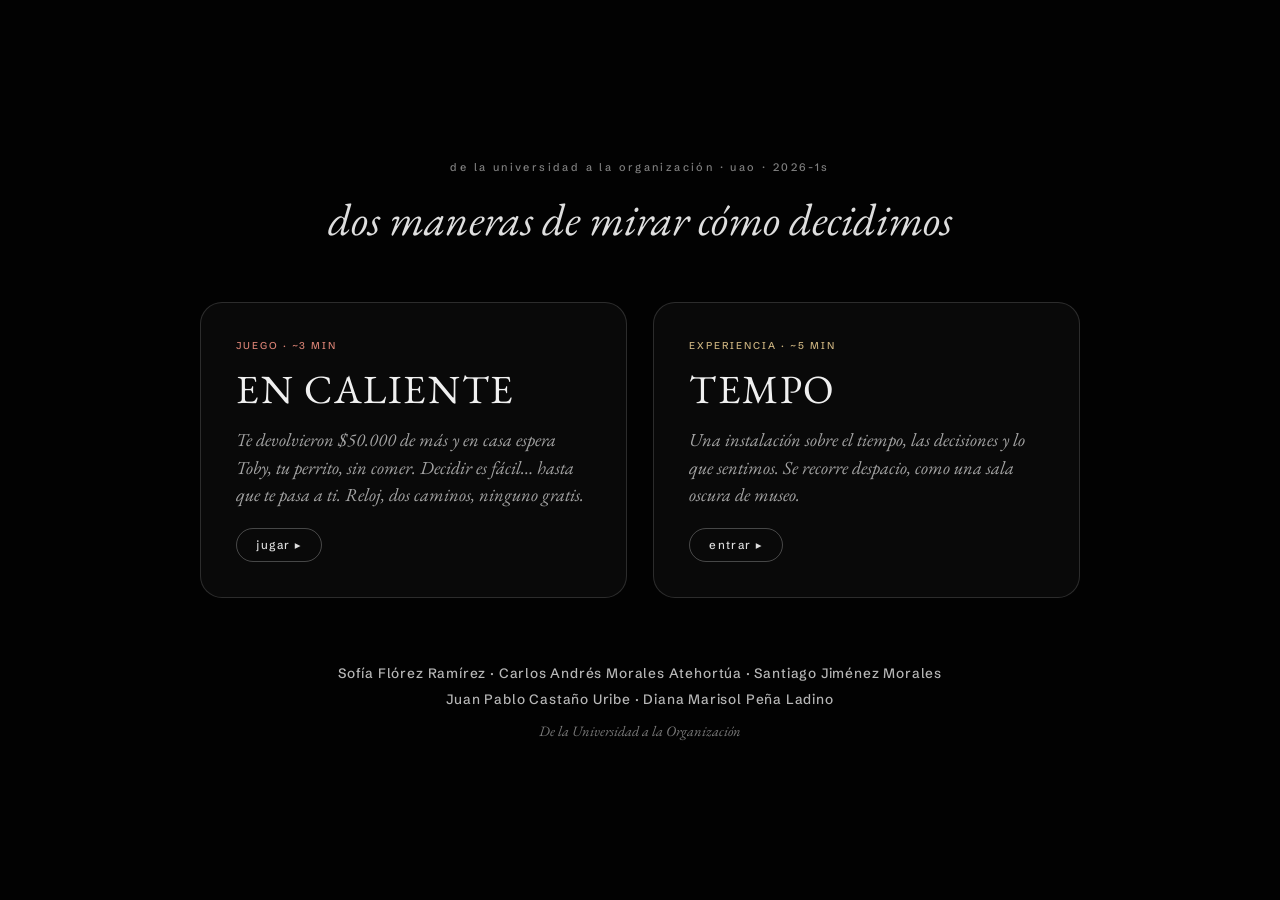
<file: index.html>
<!doctype html>
<html lang="es">
<head>
  <meta charset="utf-8">
  <meta name="viewport" content="width=device-width, initial-scale=1, viewport-fit=cover">
  <title>UAO · dos experiencias sobre decidir</title>
  <meta name="description" content="EN CALIENTE: un juego de decisiones impulsivas. TEMPO: una experiencia sobre el tiempo. Curso De la Universidad a la Organización.">
  <meta name="theme-color" content="#0a0a0b">
  <link rel="icon" href="data:image/svg+xml,%3Csvg xmlns='http://www.w3.org/2000/svg' viewBox='0 0 32 32'%3E%3Ccircle cx='16' cy='16' r='13' fill='none' stroke='%23cdb47f' stroke-width='2'/%3E%3Cline x1='16' y1='16' x2='16' y2='7' stroke='%23cdb47f' stroke-width='2' stroke-linecap='round'/%3E%3C/svg%3E">
  <style>
    @font-face {
      font-family: "EB Garamond";
      src: url("fonts/eb-garamond-v33-latin-regular.woff2") format("woff2");
      font-weight: 400; font-style: normal; font-display: block;
    }
    @font-face {
      font-family: "EB Garamond";
      src: url("fonts/eb-garamond-v33-latin-italic.woff2") format("woff2");
      font-weight: 400; font-style: italic; font-display: block;
    }
    @font-face {
      font-family: "Schibsted Grotesk";
      src: url("fonts/schibsted-grotesk-v7-latin-regular.woff2") format("woff2");
      font-weight: 400; font-display: block;
    }
    @font-face {
      font-family: "Schibsted Grotesk";
      src: url("fonts/schibsted-grotesk-v7-latin-500.woff2") format("woff2");
      font-weight: 500; font-display: block;
    }
    * { margin: 0; padding: 0; box-sizing: border-box; }
    body {
      min-height: 100dvh;
      display: grid;
      place-items: center;
      background: oklch(0.08 0 0);
      color: oklch(0.955 0 0);
      font-family: "EB Garamond", Georgia, serif;
      padding: clamp(1.2rem, 4vw, 3rem);
      overflow-x: hidden;
    }
    main { width: min(100%, 880px); text-align: center; }
    .kicker {
      font-family: "Schibsted Grotesk", system-ui, sans-serif;
      font-size: 0.68rem;
      font-weight: 500;
      letter-spacing: 0.22em;
      text-transform: lowercase;
      color: oklch(0.6 0 0);
      opacity: 0;
      animation: rise 1.4s cubic-bezier(0.22,1,0.36,1) 0.2s forwards;
    }
    h1 {
      margin-top: 1rem;
      font-weight: 400;
      font-size: clamp(1.6rem, 1.2rem + 2.6vw, 2.8rem);
      font-style: italic;
      color: oklch(0.9 0 0);
      opacity: 0;
      animation: rise 1.4s cubic-bezier(0.22,1,0.36,1) 0.45s forwards;
    }
    .doors {
      margin-top: clamp(2.2rem, 6vh, 4rem);
      display: grid;
      grid-template-columns: 1fr 1fr;
      gap: clamp(0.9rem, 2.5vw, 1.6rem);
    }
    @media (max-width: 640px) { .doors { grid-template-columns: 1fr; } }
    .door {
      display: block;
      text-decoration: none;
      color: inherit;
      text-align: left;
      border: 1px solid oklch(1 0 0 / 0.14);
      border-radius: 22px;
      padding: clamp(1.4rem, 3.5vw, 2.2rem);
      background: oklch(1 0 0 / 0.03);
      transition: transform 0.6s cubic-bezier(0.22,1,0.36,1), border-color 0.6s, background 0.6s;
      opacity: 0;
      animation: rise 1.4s cubic-bezier(0.22,1,0.36,1) forwards;
    }
    .door--juego { animation-delay: 0.75s; }
    .door--tempo { animation-delay: 0.95s; }
    .door:hover { transform: translateY(-4px); border-color: oklch(1 0 0 / 0.35); background: oklch(1 0 0 / 0.06); }
    .door:active { transform: scale(0.98); }
    .door__tag {
      font-family: "Schibsted Grotesk", system-ui, sans-serif;
      font-size: 0.62rem;
      font-weight: 500;
      letter-spacing: 0.2em;
      color: oklch(0.62 0 0);
    }
    .door--juego .door__tag { color: oklch(0.7 0.11 30); }
    .door--tempo .door__tag { color: oklch(0.78 0.075 85); }
    .door__title {
      margin-top: 0.7rem;
      font-size: clamp(1.7rem, 1.3rem + 1.8vw, 2.5rem);
      font-weight: 500;
      letter-spacing: 0.04em;
    }
    .door__desc {
      margin-top: 0.7rem;
      font-style: italic;
      font-size: clamp(0.98rem, 0.9rem + 0.4vw, 1.15rem);
      line-height: 1.5;
      color: oklch(0.72 0 0);
    }
    .door__go {
      display: inline-block;
      margin-top: 1.2rem;
      font-family: "Schibsted Grotesk", system-ui, sans-serif;
      font-size: 0.72rem;
      font-weight: 500;
      letter-spacing: 0.12em;
      color: oklch(0.9 0 0);
      border: 1px solid oklch(1 0 0 / 0.25);
      border-radius: 999px;
      padding: 0.55rem 1.2rem;
      transition: background 0.5s, border-color 0.5s;
    }
    .door:hover .door__go { background: oklch(1 0 0 / 0.1); border-color: oklch(1 0 0 / 0.5); }
    footer {
      margin-top: clamp(2.4rem, 7vh, 4.2rem);
      opacity: 0;
      animation: rise 1.6s cubic-bezier(0.22,1,0.36,1) 1.2s forwards;
    }
    footer .names {
      font-family: "Schibsted Grotesk", system-ui, sans-serif;
      font-size: clamp(0.72rem, 0.66rem + 0.3vw, 0.85rem);
      font-weight: 500;
      letter-spacing: 0.06em;
      line-height: 1.9;
      color: oklch(0.78 0 0);
    }
    footer .course {
      margin-top: 0.5rem;
      font-style: italic;
      font-size: 0.9rem;
      color: oklch(0.58 0 0);
    }
    @keyframes rise {
      from { opacity: 0; transform: translateY(16px); }
      to { opacity: 1; transform: translateY(0); }
    }
    @media (prefers-reduced-motion: reduce) {
      .kicker, h1, .door, footer { animation-duration: 0.01s; animation-delay: 0s; }
    }
  </style>
</head>
<body>
  <main>
    <p class="kicker">de la universidad a la organización · uao · 2026-1s</p>
    <h1>dos maneras de mirar cómo decidimos</h1>

    <nav class="doors" aria-label="Experiencias">
      <a class="door door--juego" href="juego.html">
        <p class="door__tag">JUEGO · ~3 MIN</p>
        <p class="door__title">EN CALIENTE</p>
        <p class="door__desc">Te devolvieron $50.000 de más y en casa espera Toby, tu perrito, sin comer. Decidir es fácil… hasta que te pasa a ti. Reloj, dos caminos, ninguno gratis.</p>
        <span class="door__go">jugar ▸</span>
      </a>
      <a class="door door--tempo" href="tempo.html">
        <p class="door__tag">EXPERIENCIA · ~5 MIN</p>
        <p class="door__title">TEMPO</p>
        <p class="door__desc">Una instalación sobre el tiempo, las decisiones y lo que sentimos. Se recorre despacio, como una sala oscura de museo.</p>
        <span class="door__go">entrar ▸</span>
      </a>
    </nav>

    <footer>
      <p class="names">Sofía Flórez Ramírez · Carlos Andrés Morales Atehortúa · Santiago Jiménez Morales<br>
      Juan Pablo Castaño Uribe · Diana Marisol Peña Ladino</p>
      <p class="course">De la Universidad a la Organización</p>
    </footer>
  </main>
</body>
</html>
</file>
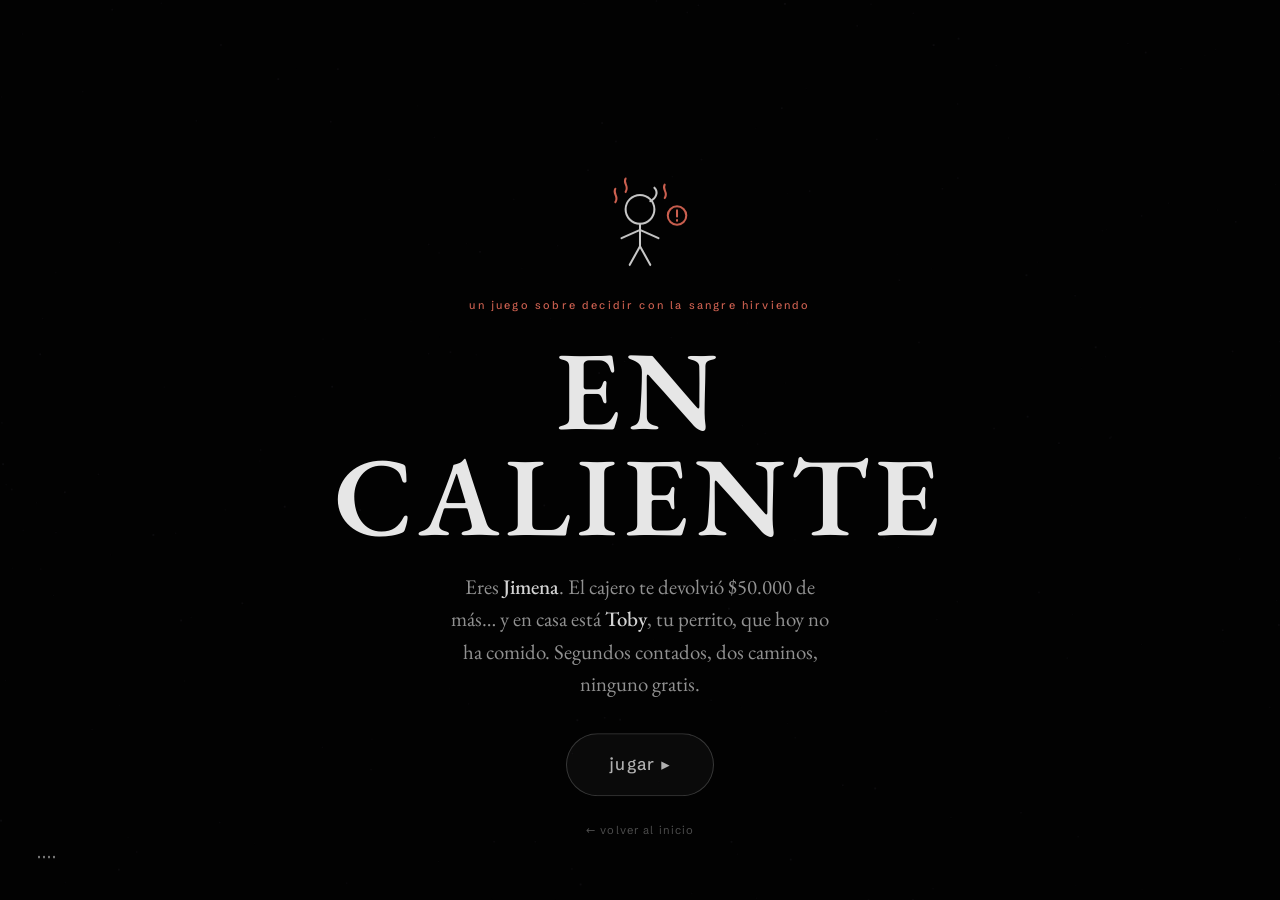
<file: juego.html>
<!doctype html>
<html lang="es">
<head>
  <meta charset="utf-8">
  <meta name="viewport" content="width=device-width, initial-scale=1, viewport-fit=cover">
  <title>EN CALIENTE — un juego sobre decidir</title>
  <meta name="description" content="Eres Jimena. Un día de oficina donde todo puede estallar: decisiones impulsivas, 15 segundos, consecuencias que no se olvidan.">
  <meta name="theme-color" content="#0a0a0b">
  <link rel="icon" href="data:image/svg+xml,%3Csvg xmlns='http://www.w3.org/2000/svg' viewBox='0 0 32 32'%3E%3Ccircle cx='16' cy='16' r='12' fill='none' stroke='%23c66e60' stroke-width='2.5'/%3E%3Cline x1='16' y1='16' x2='16' y2='8' stroke='%23c66e60' stroke-width='2.5' stroke-linecap='round'/%3E%3C/svg%3E">
  <link rel="stylesheet" href="css/reset.css">
  <link rel="stylesheet" href="css/base.css">
  <link rel="stylesheet" href="game/game.css">
</head>
<body class="game-body">

  <canvas id="game-bg" aria-hidden="true"></canvas>

  <!-- HUD: reloj + medidores, siempre rotulados -->
  <header class="hud" id="hud" aria-hidden="true">
    <div class="meter meter--emo">
      <span class="meter__label">emoción</span>
      <div class="meter__track"><div class="meter__fill" id="fill-emo"></div></div>
    </div>
    <div class="clock" id="clock">
      <svg viewBox="0 0 60 60">
        <circle class="clock__track" cx="30" cy="30" r="26"></circle>
        <circle class="clock__ring" id="clock-ring" cx="30" cy="30" r="26"></circle>
      </svg>
      <span class="clock__num" id="clock-num">15</span>
    </div>
    <div class="meter meter--tie">
      <span class="meter__label">tiempo</span>
      <div class="meter__track"><div class="meter__fill" id="fill-tie"></div></div>
    </div>
  </header>

  <main class="stagearea">

    <!-- Portada -->
    <section class="screen screen--cover is-active" id="s-cover">
      <div class="cover__art" aria-hidden="true">
        <svg viewBox="0 0 140 110" fill="none" stroke="currentColor" stroke-width="2" stroke-linecap="round" stroke-linejoin="round">
          <circle cx="70" cy="46" r="14"/>
          <path d="M80 38 c6 -3 8 -9 4 -13"/>
          <path d="M70 60 v22 M70 66 l-18 8 M70 66 l18 8 M60 100 l10 -18 10 18"/>
          <path class="hot" d="M46 26 c-3 5 4 7 0 13 M56 16 c-3 5 4 7 0 13 M94 22 c-3 5 4 7 0 13"/>
          <circle class="hot" cx="106" cy="52" r="9"/>
          <path class="hot" d="M106 47 v6 M106 56.5 v0.5"/>
        </svg>
      </div>
      <p class="cover__kicker">un juego sobre decidir con la sangre hirviendo</p>
      <h1 class="cover__title">EN<br>CALIENTE</h1>
      <p class="cover__desc">Eres <strong>Jimena</strong>. El cajero te devolvió $50.000 de más… y en casa está <strong>Toby</strong>, tu perrito, que hoy no ha comido. Segundos contados, dos caminos, ninguno gratis.</p>
      <button class="btn btn--big" id="btn-play" type="button">jugar ▸</button>
      <a class="cover__back" href="index.html">← volver al inicio</a>
    </section>

    <!-- Cómo se juega -->
    <section class="screen screen--howto" id="s-howto">
      <h2 class="howto__title">así se juega</h2>
      <div class="howto__cards">
        <div class="howto-card">
          <div class="howto-card__art">
            <svg viewBox="0 0 90 90" fill="none" stroke="currentColor" stroke-width="2.5" stroke-linecap="round">
              <circle cx="45" cy="47" r="28"/>
              <path d="M45 47 V29" class="hot"/>
              <path d="M45 47 l12 8"/>
              <path d="M36 12 h18"/>
            </svg>
          </div>
          <p class="howto-card__num">1</p>
          <p class="howto-card__txt">Toca una opción<br><strong>antes de que el reloj<br>llegue a cero</strong></p>
        </div>
        <div class="howto-card">
          <div class="howto-card__art">
            <svg viewBox="0 0 90 90" fill="none" stroke="currentColor" stroke-width="2.5" stroke-linecap="round">
              <path d="M14 32 h62" opacity="0.3"/>
              <path d="M14 32 h38" class="hot"/>
              <path d="M14 58 h62" opacity="0.3"/>
              <path d="M14 58 h50"/>
              <path class="hot" d="M45 10 c-4 5 4 7 0 12" opacity="0.9"/>
            </svg>
          </div>
          <p class="howto-card__num">2</p>
          <p class="howto-card__txt">Cada decisión mueve<br><strong>tu emoción y tu tiempo</strong></p>
        </div>
        <div class="howto-card">
          <div class="howto-card__art">
            <svg viewBox="0 0 90 90" fill="none" stroke="currentColor" stroke-width="2.5" stroke-linecap="round" stroke-linejoin="round">
              <path class="hot" d="M45 14 L76 68 H14 Z"/>
              <path d="M45 34 v16"/>
              <path d="M45 57 v0.5"/>
            </svg>
          </div>
          <p class="howto-card__num">3</p>
          <p class="howto-card__txt">Si no decides,<br><strong>el impulso decide por ti</strong></p>
        </div>
      </div>
      <p class="howto__hook">Hay finales felices… y otros que no se olvidan.</p>
      <button class="btn btn--big" id="btn-start" type="button">empezar ▸</button>
    </section>

    <!-- Nodo de historia: situación al centro, decisiones a los lados -->
    <section class="screen screen--node" id="s-node">
      <div class="node-grid">
        <div class="node-side node-side--left" id="slot-left"></div>
        <div class="node-center">
          <p class="node__hora" id="node-hora"></p>
          <div class="node__art" id="node-art"></div>
          <p class="node__escena" id="node-escena"></p>
        </div>
        <div class="node-side node-side--right" id="slot-right"></div>
      </div>
      <div class="node-extra" id="slot-extra"></div>
    </section>

    <!-- Final -->
    <section class="screen screen--final" id="s-final">
      <div class="final__art" id="final-art" aria-hidden="true"></div>
      <p class="final__tag" id="final-tag">FINAL</p>
      <h2 class="final__title" id="final-title"></h2>
      <p class="final__text" id="final-text"></p>
      <p class="final__moral" id="final-moral"></p>
      <div class="final__resumen" id="final-resumen"></div>
      <div class="final__actions">
        <button class="btn btn--big" id="btn-replay" type="button">volver a jugar ↺</button>
        <a class="cover__back" href="index.html">salir al inicio</a>
      </div>
    </section>

  </main>

  <!-- eco: lo que acaba de pasar -->
  <div class="eco" id="eco" aria-live="polite"></div>

  <button class="mute" id="btn-mute" type="button" aria-label="Silenciar o activar el sonido" aria-pressed="true">
    <span class="sound-toggle__bars" aria-hidden="true"><i></i><i></i><i></i><i></i></span>
  </button>

  <script src="js/vendor/gsap.min.js"></script>
  <script src="js/particles.js"></script>
  <script src="js/audio.js"></script>
  <script src="game/art.js"></script>
  <script src="game/story.js"></script>
  <script src="game/engine.js"></script>
</body>
</html>
</file>
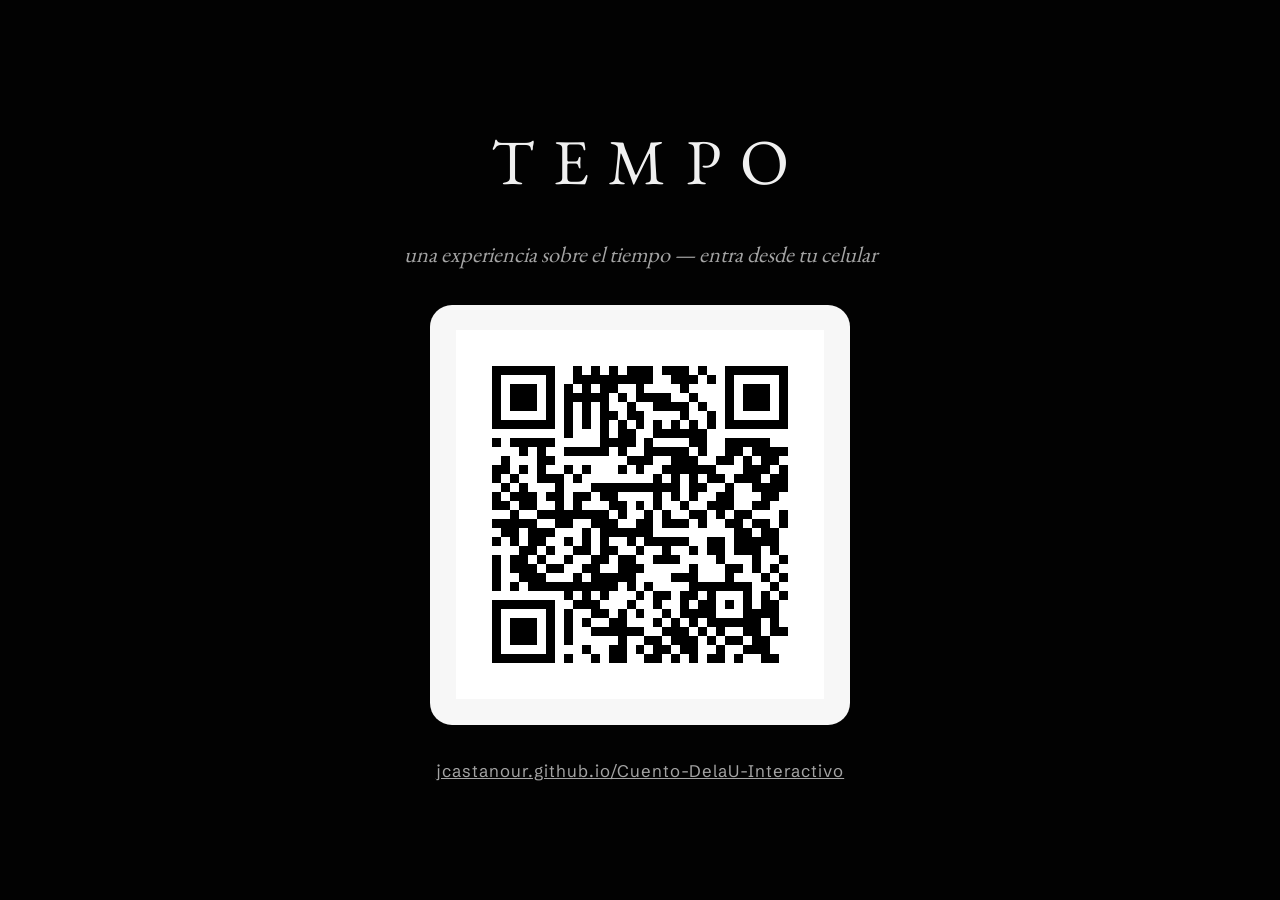
<file: qr.html>
<!doctype html>
<html lang="es">
<head>
  <meta charset="utf-8">
  <meta name="viewport" content="width=device-width, initial-scale=1">
  <title>TEMPO — entra desde tu celular</title>
  <link rel="icon" href="data:image/svg+xml,%3Csvg xmlns='http://www.w3.org/2000/svg' viewBox='0 0 32 32'%3E%3Ccircle cx='16' cy='16' r='13' fill='none' stroke='%23cdb47f' stroke-width='2'/%3E%3C/svg%3E">
  <style>
    @font-face {
      font-family: "EB Garamond";
      src: url("fonts/eb-garamond-v33-latin-regular.woff2") format("woff2");
      font-weight: 400; font-display: block;
    }
    @font-face {
      font-family: "Schibsted Grotesk";
      src: url("fonts/schibsted-grotesk-v7-latin-regular.woff2") format("woff2");
      font-weight: 400; font-display: block;
    }
    * { margin: 0; padding: 0; box-sizing: border-box; }
    body {
      min-height: 100dvh;
      display: grid;
      place-items: center;
      background: oklch(0.08 0 0);
      color: oklch(0.955 0 0);
      font-family: "EB Garamond", Georgia, serif;
      text-align: center;
    }
    main { display: flex; flex-direction: column; align-items: center; gap: clamp(1.4rem, 4vh, 2.6rem); padding: 2rem; }
    h1 { font-weight: 400; font-size: clamp(2.4rem, 6vw, 4rem); letter-spacing: 0.3em; text-indent: 0.3em; }
    p.sub { font-style: italic; font-size: clamp(1rem, 2.4vw, 1.4rem); color: oklch(0.72 0 0); }
    .qr {
      background: oklch(0.975 0 0);
      border-radius: 22px;
      padding: clamp(1rem, 3vw, 1.6rem);
      width: min(62vmin, 420px);
    }
    .qr img { display: block; width: 100%; height: auto; }
    p.url {
      font-family: "Schibsted Grotesk", system-ui, sans-serif;
      font-size: clamp(0.8rem, 2vw, 1.05rem);
      letter-spacing: 0.06em;
      color: oklch(0.72 0 0);
    }
    a { color: inherit; }
  </style>
</head>
<body>
  <main>
    <h1>TEMPO</h1>
    <p class="sub">una experiencia sobre el tiempo — entra desde tu celular</p>
    <div class="qr"><img src="assets/qr.svg" alt="Código QR de TEMPO"></div>
    <p class="url"><a href="https://jcastanour.github.io/Cuento-DelaU-Interactivo/">jcastanour.github.io/Cuento-DelaU-Interactivo</a></p>
  </main>
</body>
</html>
</file>
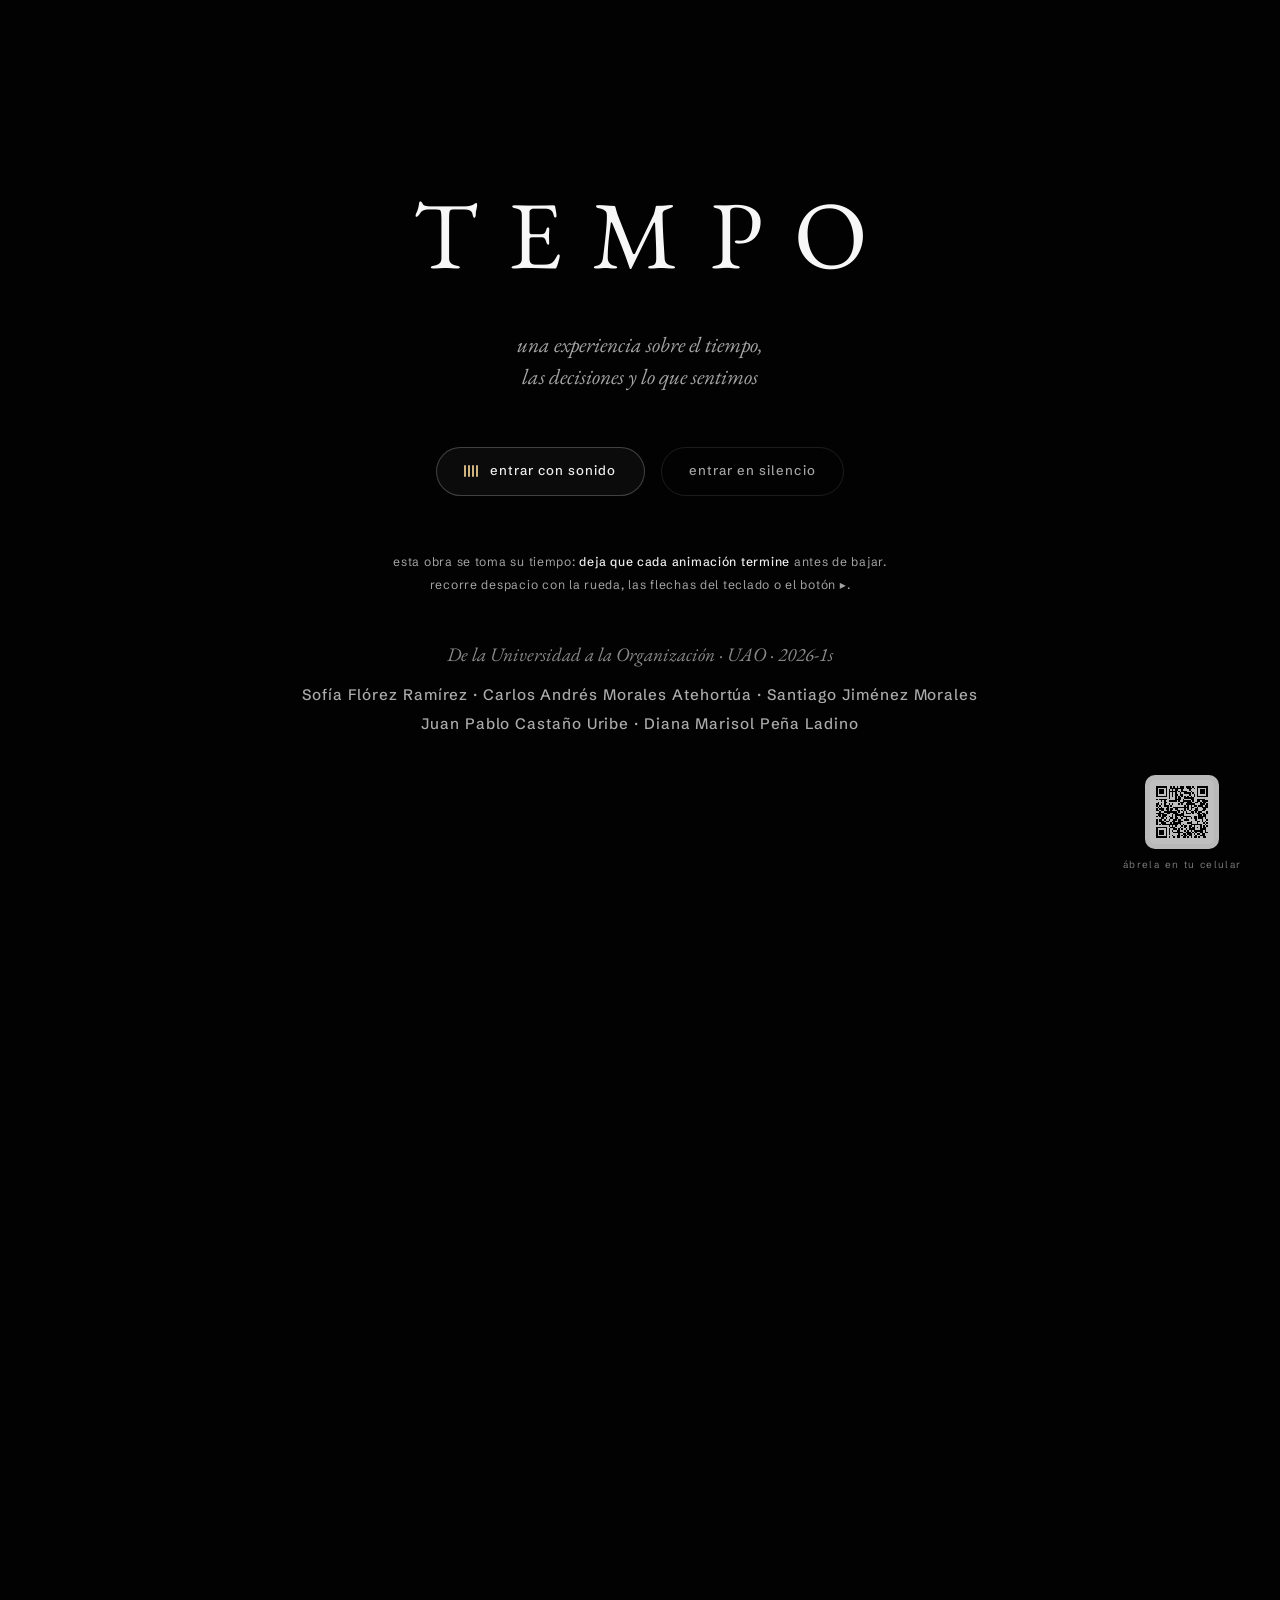
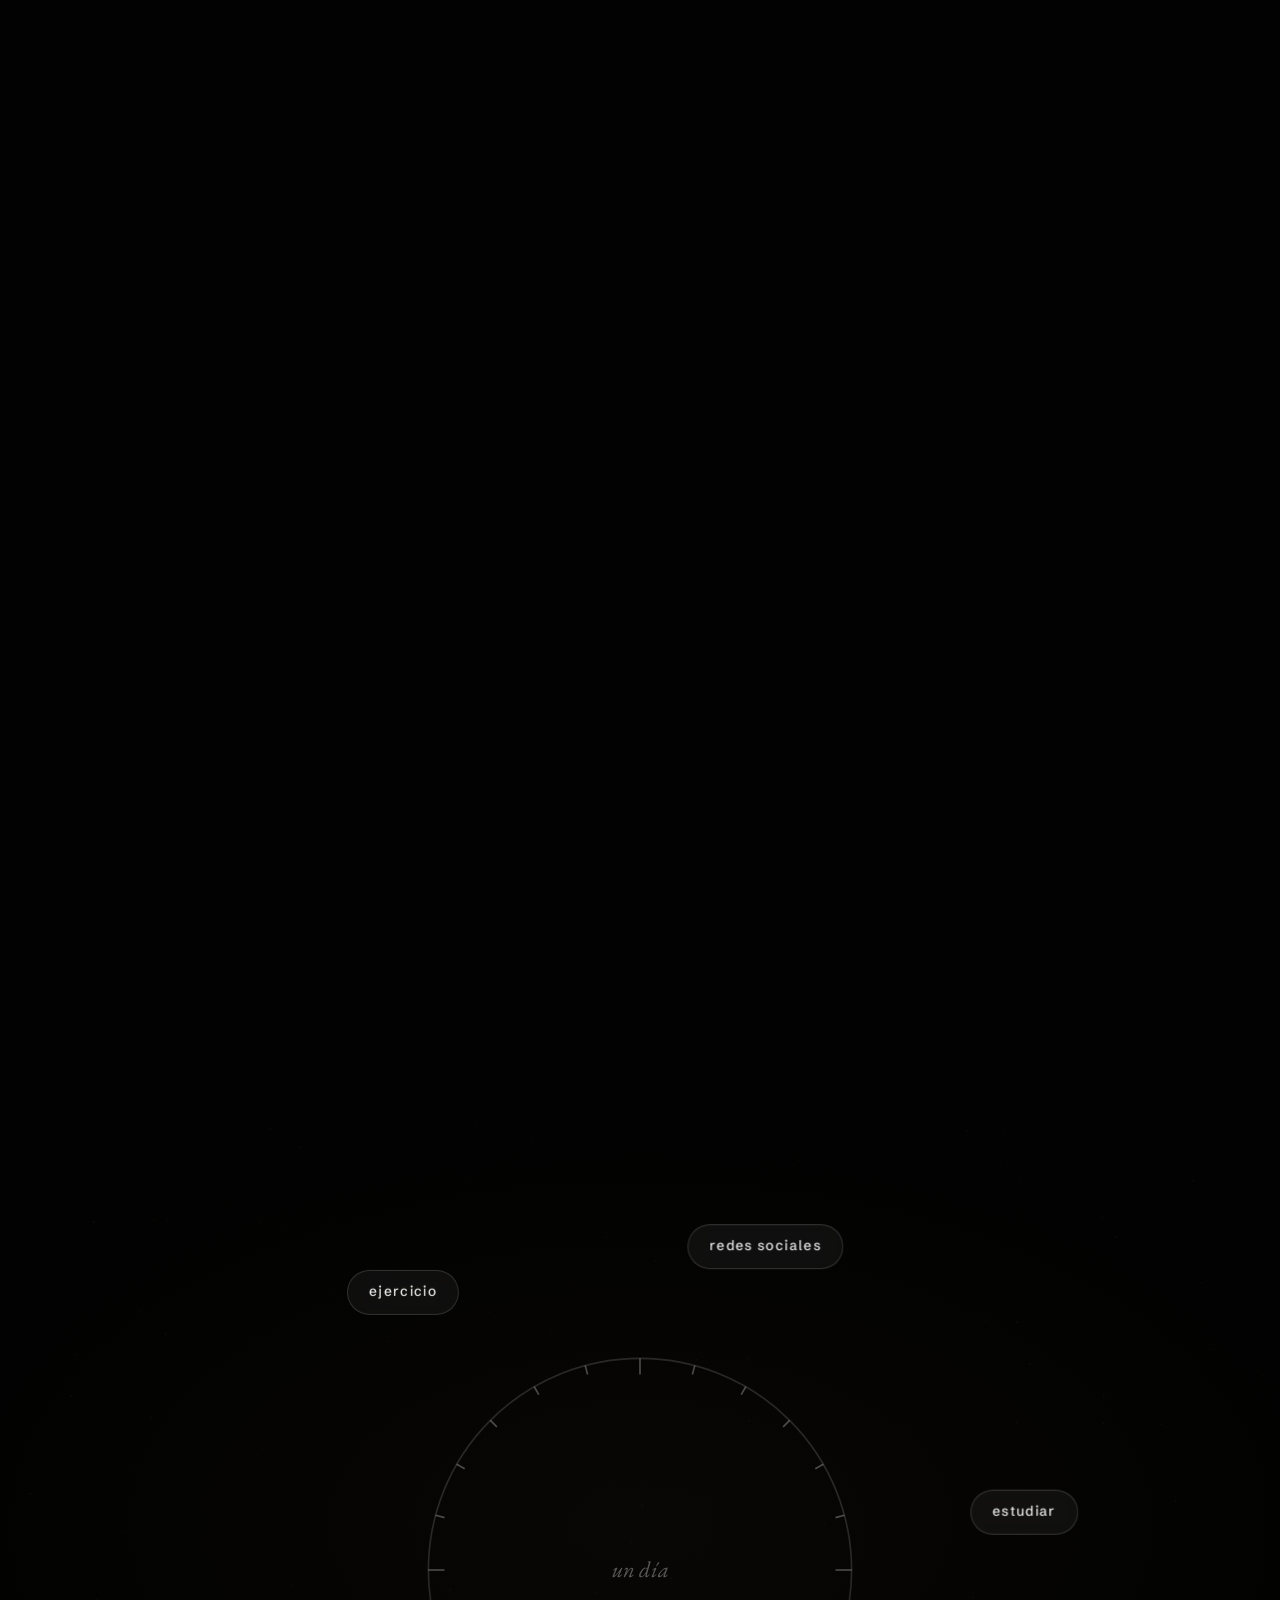
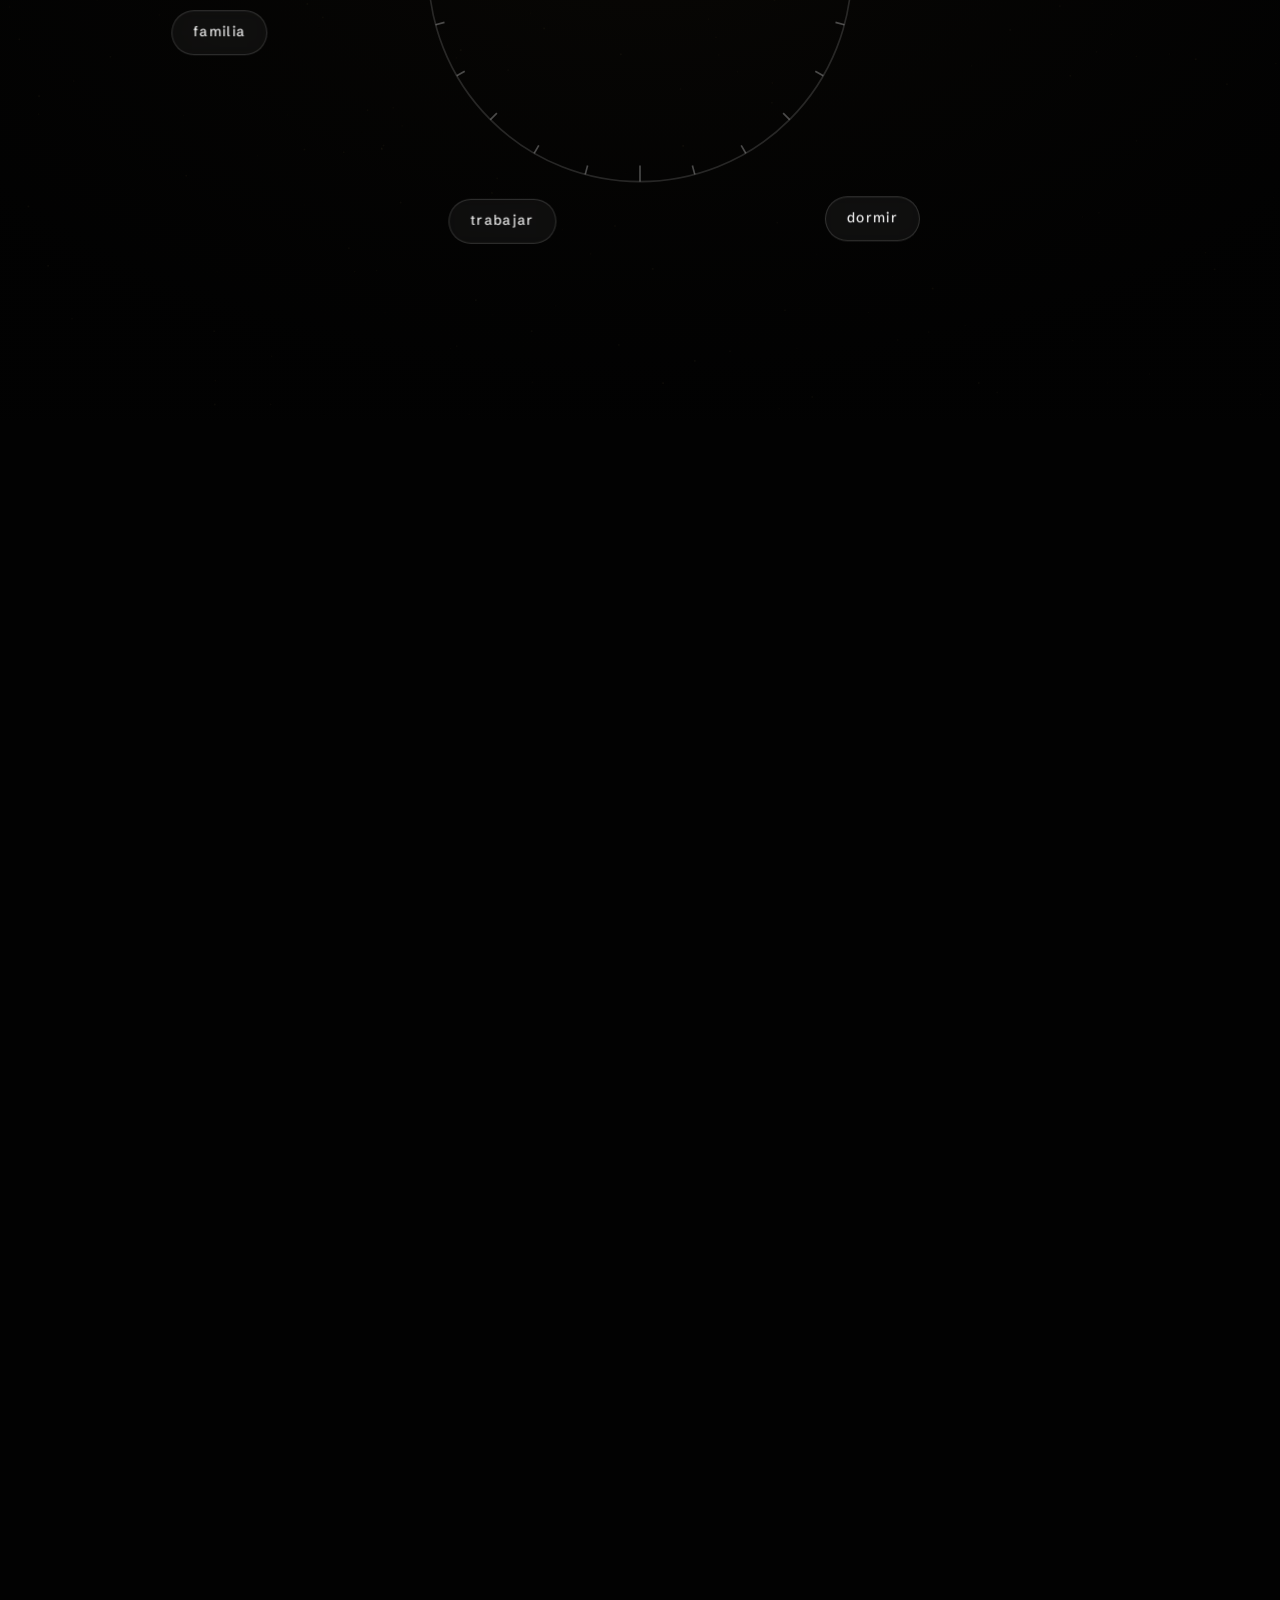
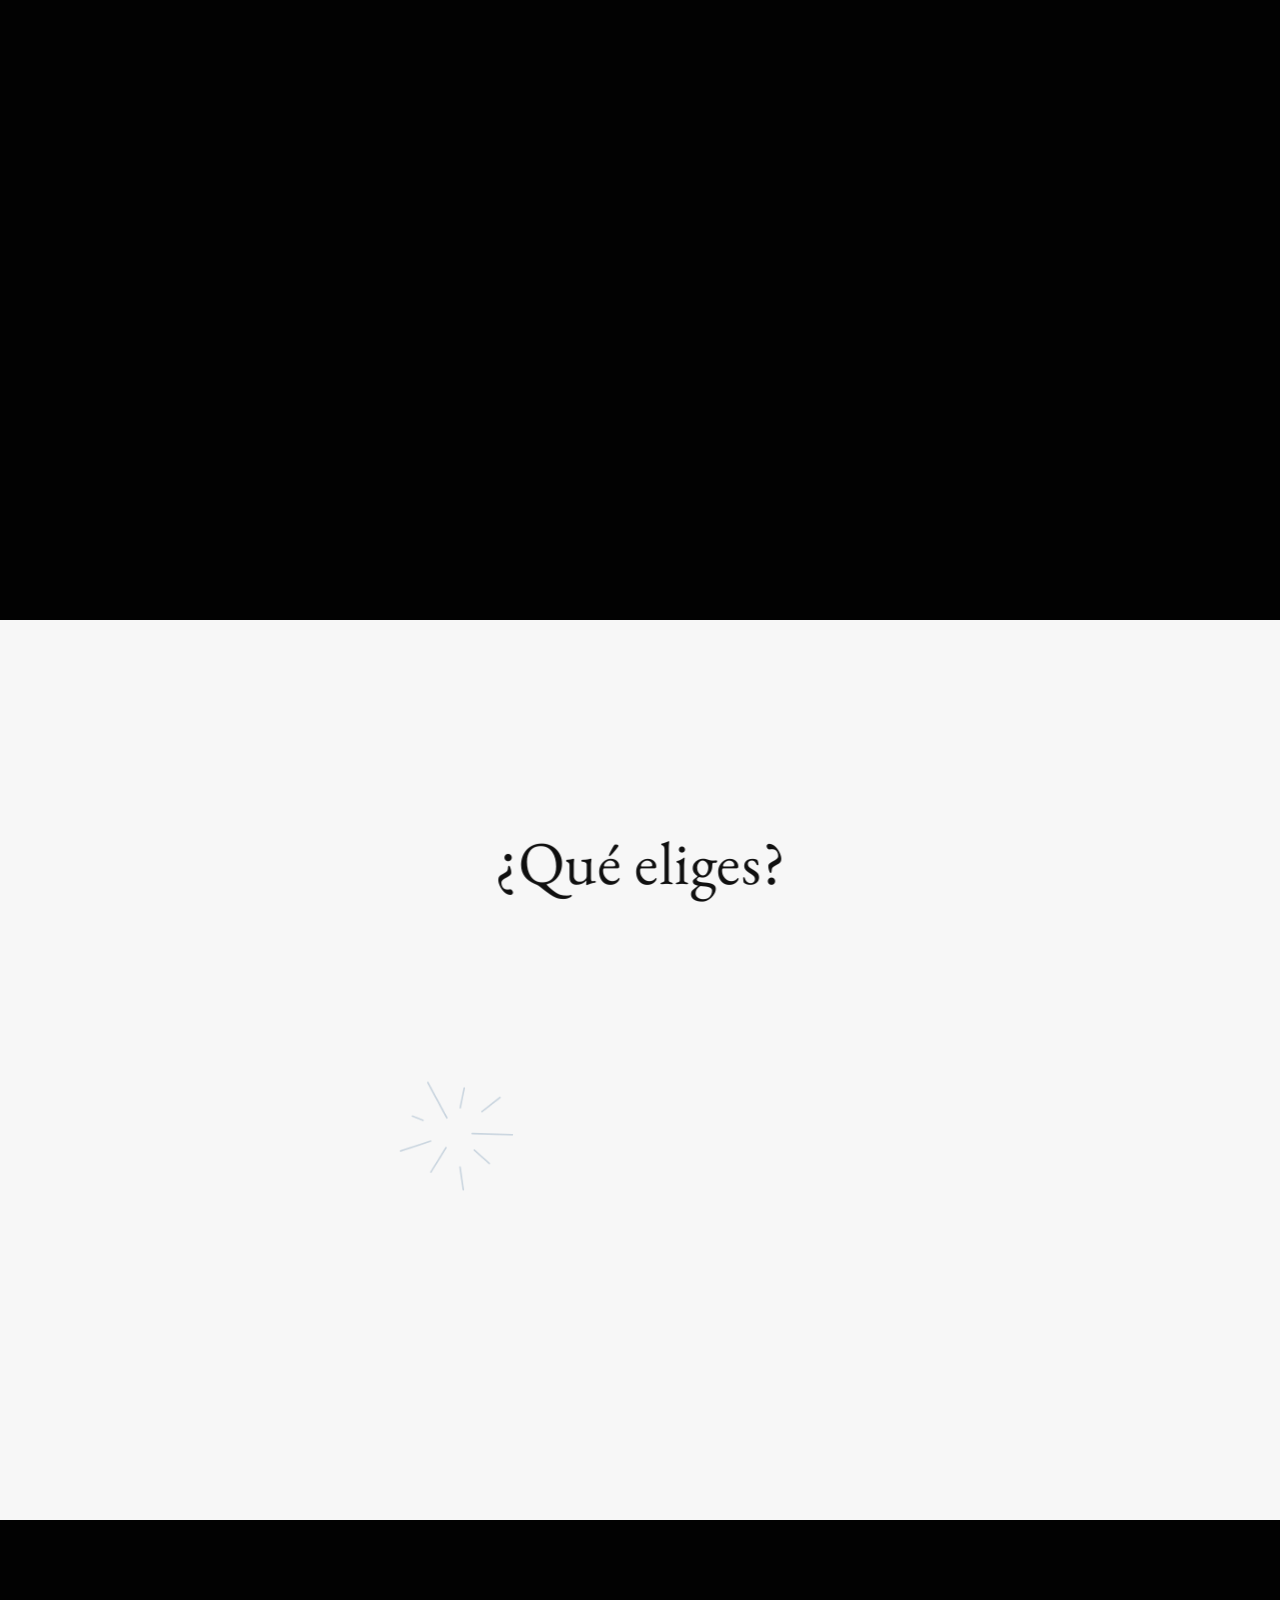
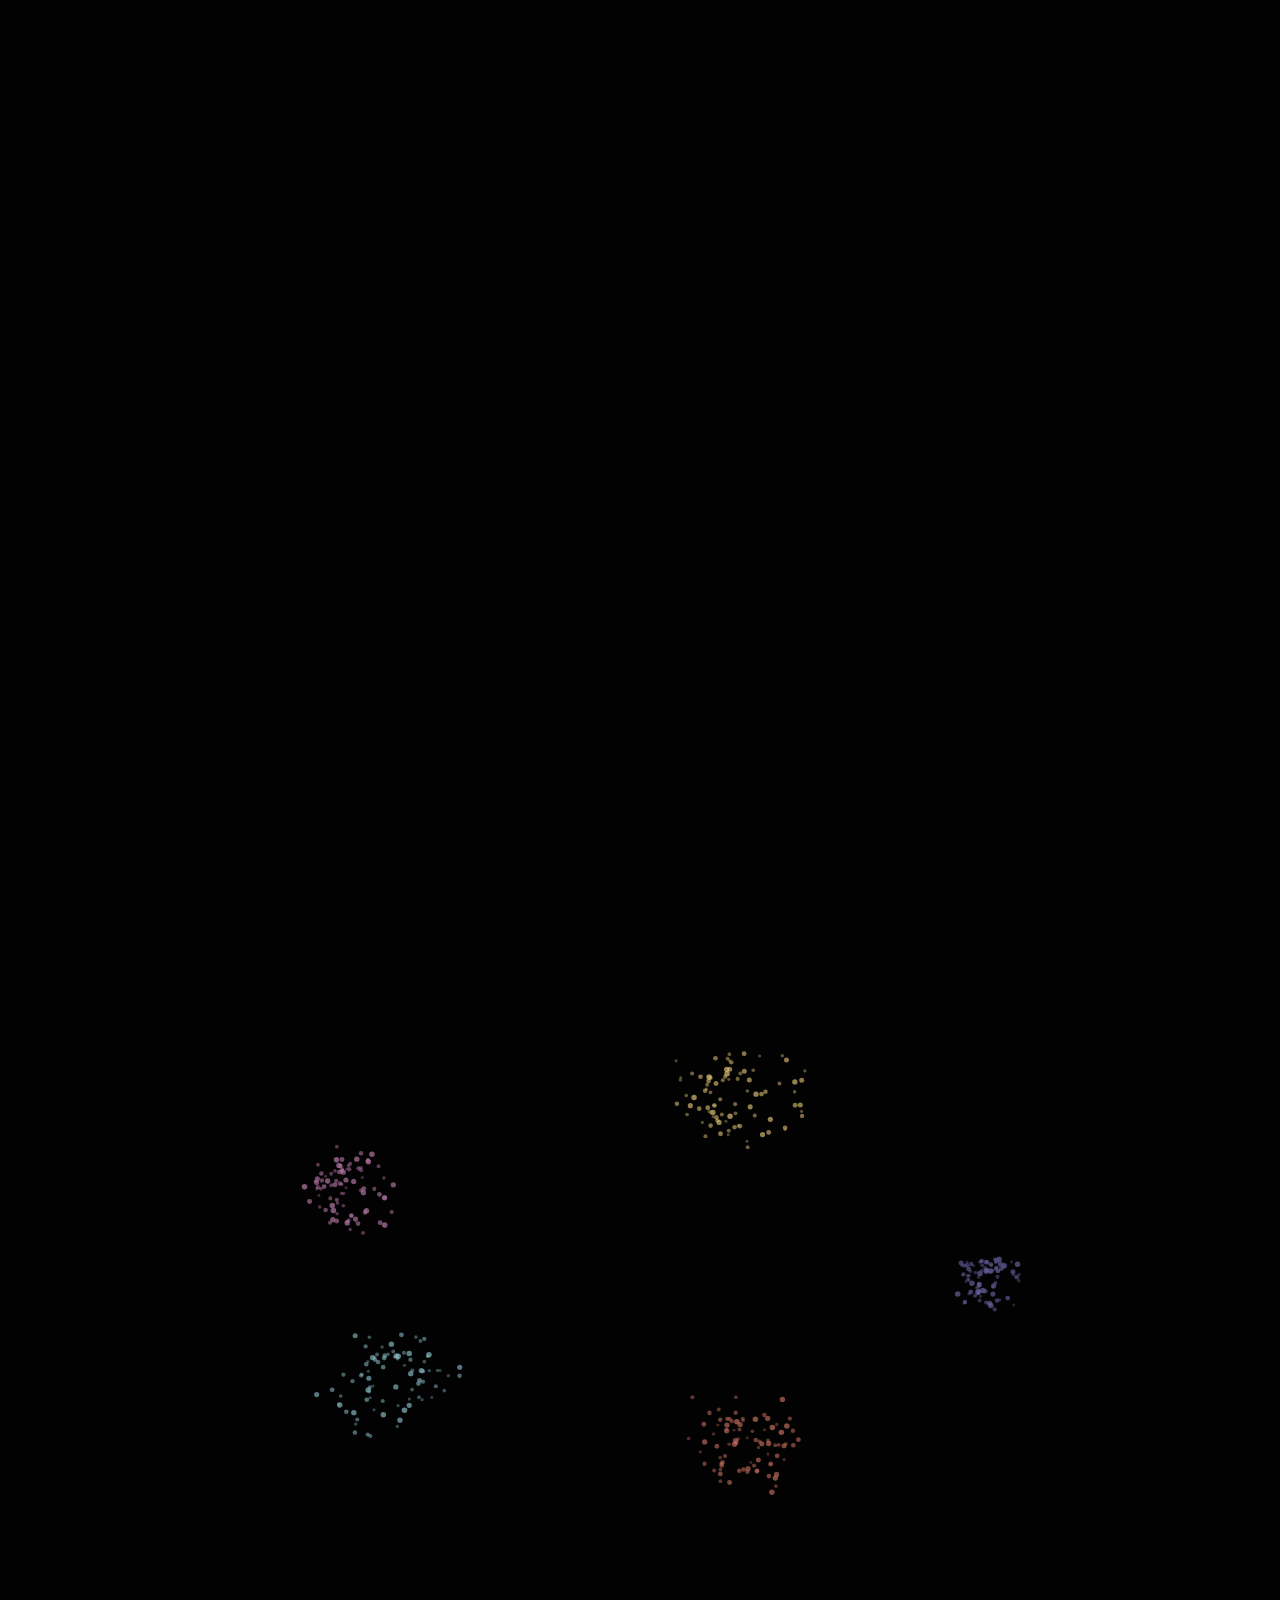
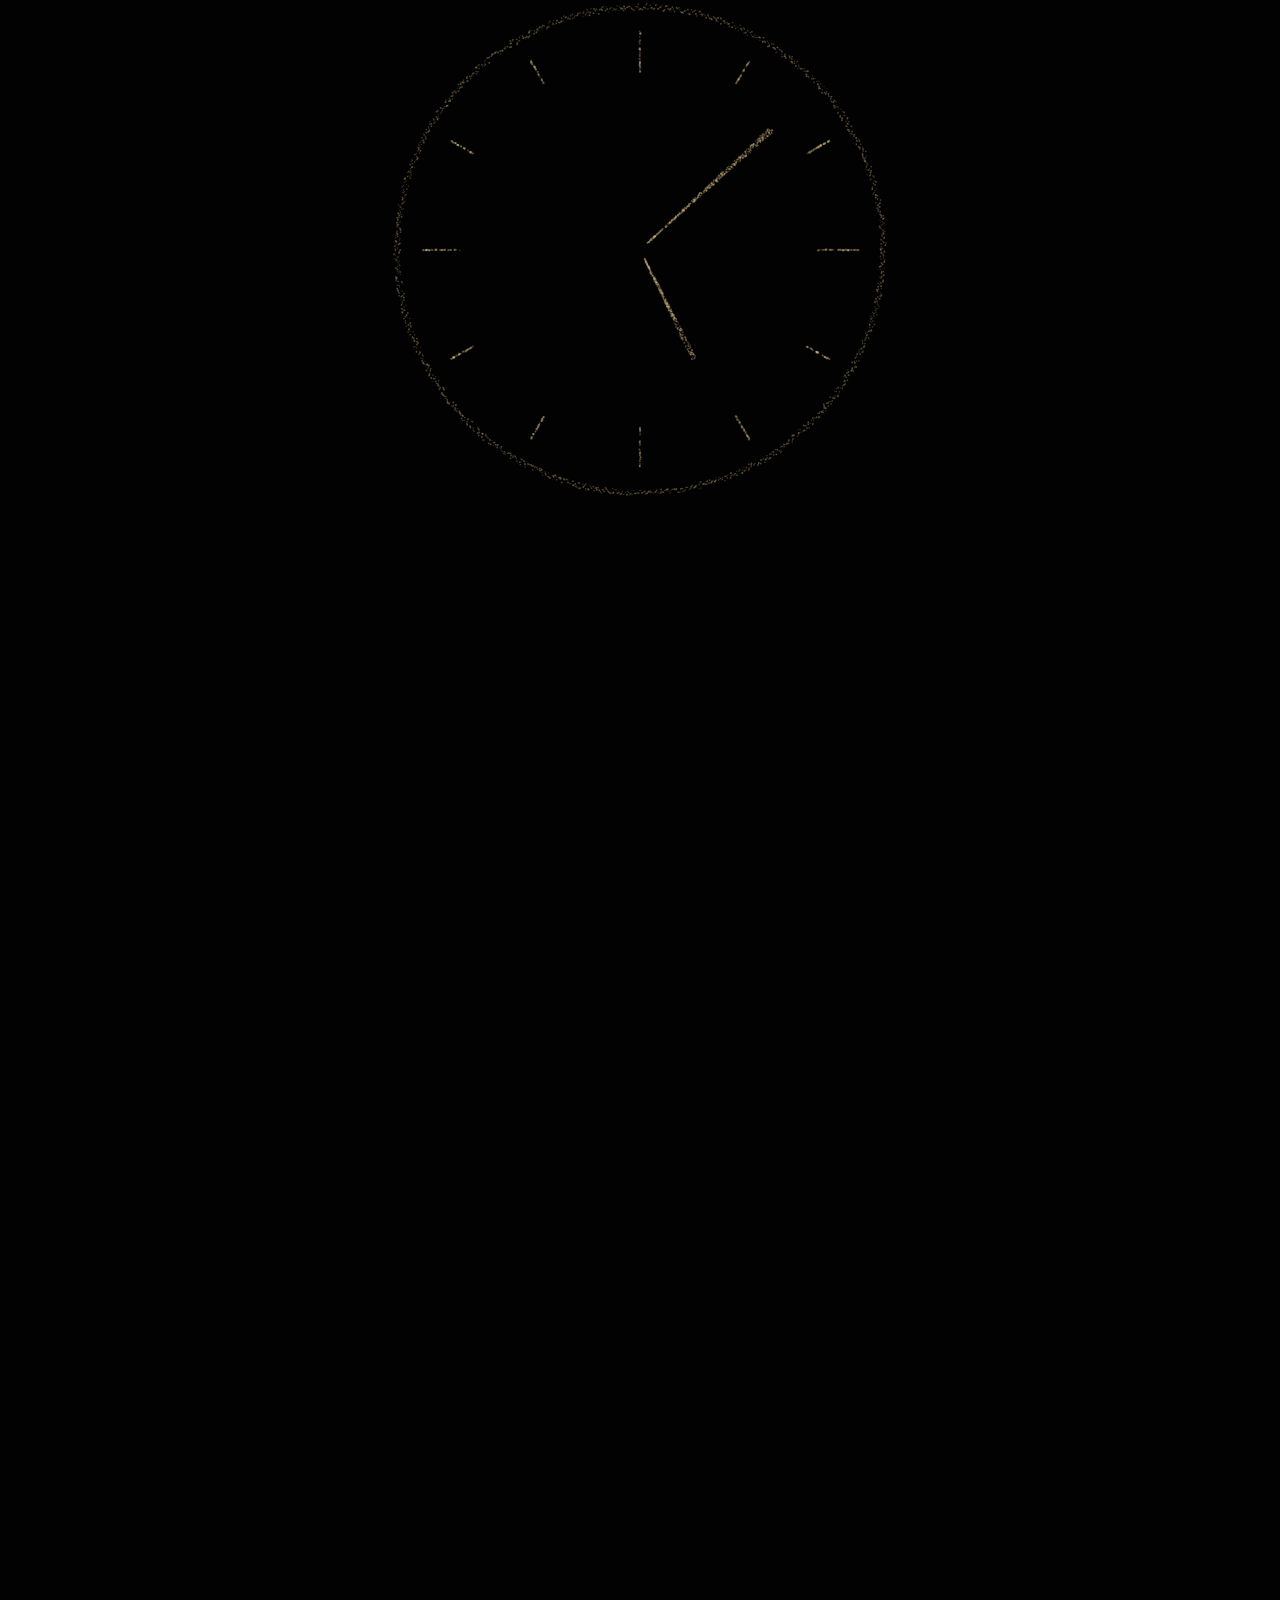
<file: tempo.html>
<!doctype html>
<html lang="es">
<head>
  <meta charset="utf-8">
  <meta name="viewport" content="width=device-width, initial-scale=1, viewport-fit=cover">
  <title>TEMPO — una experiencia sobre el tiempo</title>
  <meta name="description" content="Una instalación digital interactiva sobre el tiempo, las decisiones y las emociones.">
  <meta name="theme-color" content="#0a0a0b">
  <link rel="icon" href="data:image/svg+xml,%3Csvg xmlns='http://www.w3.org/2000/svg' viewBox='0 0 32 32'%3E%3Ccircle cx='16' cy='16' r='13' fill='none' stroke='%23cdb47f' stroke-width='2'/%3E%3Cline x1='16' y1='16' x2='16' y2='7' stroke='%23cdb47f' stroke-width='2' stroke-linecap='round'/%3E%3Cline x1='16' y1='16' x2='22' y2='19' stroke='%23cdb47f' stroke-width='2' stroke-linecap='round'/%3E%3C/svg%3E">
  <link rel="stylesheet" href="css/reset.css">
  <link rel="stylesheet" href="css/base.css">
  <link rel="stylesheet" href="css/scenes.css">
</head>
<body class="is-locked">

  <!-- ═══ Umbral de entrada ═══ -->
  <div class="entry" id="entry" role="dialog" aria-modal="true" aria-labelledby="entry-title">
    <div class="entry__inner">
      <h1 class="entry__title" id="entry-title">TEMPO</h1>
      <p class="entry__sub">una experiencia sobre el tiempo,<br>las decisiones y lo que sentimos</p>
      <div class="entry__choices">
        <button class="entry__btn" id="enter-sound" type="button">
          <span class="entry__wave" aria-hidden="true"><i></i><i></i><i></i><i></i></span>
          entrar con sonido
        </button>
        <button class="entry__btn entry__btn--quiet" id="enter-silent" type="button">entrar en silencio</button>
      </div>
      <p class="entry__hint">esta obra se toma su tiempo: <strong>deja que cada animación termine</strong> antes de bajar.<br>recorre despacio con la rueda, las flechas del teclado o el botón ▸.</p>
      <div class="entry__team">
        <p class="entry__course">De la Universidad a la Organización · UAO · 2026-1s</p>
        <p class="entry__names">
          Sofía Flórez Ramírez · Carlos Andrés Morales Atehortúa · Santiago Jiménez Morales<br>
          Juan Pablo Castaño Uribe · Diana Marisol Peña Ladino
        </p>
      </div>
    </div>
    <a class="entry__qr" href="qr.html" title="Ver el código QR en grande">
      <img src="assets/qr.svg" alt="Código QR para abrir la obra en tu celular" width="74" height="74">
      <span>ábrela en tu celular</span>
    </a>
  </div>

  <main id="experience" aria-label="Obra interactiva">

    <!-- ═══ I · El tiempo ═══ -->
    <section class="scene scene--tiempo" id="scene-1" data-title="El tiempo">
      <div class="stage">
        <canvas class="stage__canvas" id="canvas-clock" aria-hidden="true"></canvas>
        <p class="phrase phrase--xl" id="phrase-intro">Todos recibimos el mismo tiempo.</p>
        <div class="scroll-cue" id="scroll-cue" aria-hidden="true"><span class="scroll-cue__line"></span></div>
      </div>
    </section>

    <!-- ═══ II · Gestión del tiempo ═══ -->
    <section class="scene scene--gestion" id="scene-2" data-title="Un día">
      <div class="stage">
        <canvas class="stage__canvas" id="canvas-gestion" aria-hidden="true"></canvas>
        <svg class="day-ring" id="day-ring" viewBox="0 0 100 100" aria-hidden="true">
          <circle class="day-ring__circle" cx="50" cy="50" r="46"></circle>
          <g class="day-ring__ticks" id="day-ring-ticks"></g>
          <g class="day-ring__arcs" id="day-arcs"></g>
        </svg>
        <p class="day-ring__label" id="day-ring-label">un día</p>
        <p class="day-hours" id="day-hours" aria-hidden="true"></p>
        <p class="day-result" id="gestion-result"></p>
        <div class="tasks" id="tasks" aria-label="Arrastra las tareas hacia el día">
          <button class="task" data-task="redes"   type="button">redes sociales</button>
          <button class="task" data-task="estudio" type="button">estudiar</button>
          <button class="task" data-task="sueno"   type="button">dormir</button>
          <button class="task" data-task="trabajo" type="button">trabajar</button>
          <button class="task" data-task="familia" type="button">familia</button>
          <button class="task" data-task="cuerpo"  type="button">ejercicio</button>
        </div>
        <p class="hint" id="gestion-hint">arrastra lo que importa hacia tu día</p>
        <p class="phrase phrase--closing" id="phrase-gestion">No podemos crear más tiempo.<br><em>Solo decidir cómo vivirlo.</em></p>
      </div>
    </section>

    <!-- ═══ III · Toma de decisiones ═══ -->
    <section class="scene scene--decision" id="scene-3" data-title="La decisión">
      <div class="stage">
        <canvas class="stage__canvas" id="canvas-decision" aria-hidden="true"></canvas>
        <p class="phrase phrase--question" id="phrase-question">¿Qué eliges?</p>
        <div class="choices" id="choices">
          <button class="choice choice--a" id="choice-a" type="button" aria-label="Elegir el primer camino">
            <svg viewBox="-60 -60 120 120" aria-hidden="true"><g id="shape-a"></g></svg>
          </button>
          <button class="choice choice--b" id="choice-b" type="button" aria-label="Elegir el segundo camino">
            <svg viewBox="-60 -60 120 120" aria-hidden="true"><path id="shape-b"></path></svg>
          </button>
        </div>
        <p class="phrase phrase--closing" id="phrase-decision">Toda decisión construye<br><em>la persona que serás mañana.</em></p>
      </div>
    </section>

    <!-- ═══ IV · Inteligencia emocional ═══ -->
    <section class="scene scene--emociones" id="scene-4" data-title="Lo que sentimos">
      <div class="stage">
        <canvas class="stage__canvas" id="canvas-emociones" aria-hidden="true"></canvas>
        <p class="emotion-name" id="emotion-name" aria-hidden="true"></p>
        <p class="hint" id="emociones-hint">acércate. intenta apartarlas. luego, solo obsérvalas.</p>
        <p class="phrase phrase--closing" id="phrase-emociones">No controlamos lo que sentimos.<br><em>Aprendemos a convivir con ello.</em></p>
      </div>
    </section>

    <!-- ═══ V · Final ═══ -->
    <section class="scene scene--final" id="scene-5" data-title="Fin">
      <div class="stage">
        <canvas class="stage__canvas" id="canvas-final" aria-hidden="true"></canvas>
        <div class="final-phrases">
          <p class="phrase" id="final-1">El tiempo siempre avanza.</p>
          <p class="phrase" id="final-2">Tus decisiones escriben tu historia.</p>
          <p class="phrase" id="final-3">Tus emociones le dan significado.</p>
        </div>
        <p class="phrase phrase--gracias" id="final-gracias">Gracias.</p>
        <div class="final-end" id="final-end">
          <p class="phrase phrase--fin">Fin.</p>
          <p class="final-count" aria-hidden="true"><span id="final-count-num">0</span></p>
          <p class="final-seconds" id="final-seconds"></p>
          <button class="restart" id="restart" type="button">volver a empezar</button>
          <div class="credits">
            <p class="credits__title">una obra de</p>
            <p class="credits__names">
              Sofía Flórez Ramírez · Carlos Andrés Morales Atehortúa · Santiago Jiménez Morales<br>
              Juan Pablo Castaño Uribe · Diana Marisol Peña Ladino
            </p>
            <p class="credits__course">De la Universidad a la Organización (UAO) · 2026-1s</p>
            <img class="credits__qr" src="assets/qr.svg" alt="Código QR de la obra" width="64" height="64">
          </div>
        </div>
      </div>
    </section>

  </main>

  <!-- ═══ UI fija ═══ -->
  <nav class="waypoints" id="waypoints" aria-label="Escenas de la obra"></nav>

  <button class="sound-toggle" id="sound-toggle" type="button" aria-label="Activar o silenciar el sonido" aria-pressed="false">
    <span class="sound-toggle__bars" aria-hidden="true"><i></i><i></i><i></i><i></i></span>
  </button>

  <p class="seconds" id="seconds" aria-hidden="true"></p>

  <!-- modo automático: la obra se recorre sola, como instalación -->
  <button class="auto-btn" id="auto-btn" type="button" aria-label="Activar o pausar el recorrido automático" aria-pressed="false">auto</button>

  <!-- guía persistente: qué hacer en la escena actual -->
  <p class="guide" id="guide" aria-live="polite"></p>

  <!-- baja para continuar -->
  <div class="scroll-down" id="scroll-down" aria-hidden="true">
    <svg viewBox="0 0 16 16" aria-hidden="true"><path d="M3 6 L8 11 L13 6" fill="none" stroke="currentColor" stroke-width="1.2" stroke-linecap="round" stroke-linejoin="round"/></svg>
  </div>

  <!-- siguiente escena, estilo juego -->
  <button class="next-btn" id="next-btn" type="button" aria-label="Ir a la siguiente escena">
    <svg viewBox="0 0 16 16" aria-hidden="true"><path id="next-btn-icon" d="M6 3 L11 8 L6 13" fill="none" stroke="currentColor" stroke-width="1.3" stroke-linecap="round" stroke-linejoin="round"/></svg>
  </button>

  <canvas class="grain" id="grain" aria-hidden="true"></canvas>

  <!-- Vendor (orden importa: scripts clásicos para funcionar en file://) -->
  <script src="js/vendor/gsap.min.js"></script>
  <script src="js/vendor/ScrollTrigger.min.js"></script>
  <script src="js/vendor/Draggable.min.js"></script>
  <script src="js/vendor/lenis.min.js"></script>
  <!-- Obra -->
  <script src="js/particles.js"></script>
  <script src="js/audio.js"></script>
  <script src="js/scenes/scene1-tiempo.js"></script>
  <script src="js/scenes/scene2-gestion.js"></script>
  <script src="js/scenes/scene3-decision.js"></script>
  <script src="js/scenes/scene4-emociones.js"></script>
  <script src="js/scenes/scene5-final.js"></script>
  <script src="js/main.js"></script>
</body>
</html>
</file>
<file: css/base.css>
/* ════════════════════════════════════════════════════════
   TEMPO · sistema base
   Tipografía, color, easings y UI transversal
   ════════════════════════════════════════════════════════ */

/* ── Fuentes locales ── */
@font-face {
  font-family: "EB Garamond";
  src: url("../fonts/eb-garamond-v33-latin-regular.woff2") format("woff2");
  font-weight: 400; font-style: normal; font-display: block;
}
@font-face {
  font-family: "EB Garamond";
  src: url("../fonts/eb-garamond-v33-latin-italic.woff2") format("woff2");
  font-weight: 400; font-style: italic; font-display: block;
}
@font-face {
  font-family: "EB Garamond";
  src: url("../fonts/eb-garamond-v33-latin-500.woff2") format("woff2");
  font-weight: 500; font-style: normal; font-display: block;
}
@font-face {
  font-family: "EB Garamond";
  src: url("../fonts/eb-garamond-v33-latin-600.woff2") format("woff2");
  font-weight: 600; font-style: normal; font-display: block;
}
@font-face {
  font-family: "Schibsted Grotesk";
  src: url("../fonts/schibsted-grotesk-v7-latin-regular.woff2") format("woff2");
  font-weight: 400; font-style: normal; font-display: block;
}
@font-face {
  font-family: "Schibsted Grotesk";
  src: url("../fonts/schibsted-grotesk-v7-latin-500.woff2") format("woff2");
  font-weight: 500; font-style: normal; font-display: block;
}

/* ── Tokens ── */
:root {
  /* superficie */
  --bg: oklch(0.08 0 0);
  --bg-rise: oklch(0.13 0.008 85);      /* negro apenas cálido para escena 2 */
  --white: oklch(0.975 0 0);
  --ink: oklch(0.955 0 0);              /* texto sobre negro */
  --ink-dark: oklch(0.17 0 0);          /* texto sobre blanco */
  --muted: oklch(0.72 0 0);
  --muted-dark: oklch(0.42 0 0);

  /* voz de cada capítulo */
  --sand: oklch(0.78 0.075 85);         /* arena dorada apagada · el tiempo */
  --path-a: oklch(0.64 0.06 245);       /* azul pizarra · camino A */
  --path-b: oklch(0.6 0.08 160);        /* verde musgo · camino B (semilla) */
  --path-tint: var(--sand);             /* el camino elegido tiñe la obra */

  /* tipografía */
  --serif: "EB Garamond", Georgia, serif;
  --sans: "Schibsted Grotesk", system-ui, sans-serif;

  /* movimiento: curvas físicas, nunca lineales */
  --ease-out: cubic-bezier(0.22, 1, 0.36, 1);        /* expo-out suave */
  --ease-cinema: cubic-bezier(0.65, 0, 0.35, 1);     /* entrada-salida pesada */
  --ease-drift: cubic-bezier(0.32, 0.72, 0, 1);      /* deriva con masa */

  /* capas */
  --z-ui: 20;
  --z-entry: 40;
  --z-grain: 30;
}

html.lenis, html.lenis body { height: auto; }
.lenis.lenis-smooth { scroll-behavior: auto !important; }
.lenis.lenis-stopped { overflow: hidden; }

html { background: var(--bg); }

body {
  font-family: var(--serif);
  font-size: clamp(1.05rem, 1rem + 0.4vw, 1.25rem);
  line-height: 1.5;
  color: var(--ink);
  background: var(--bg);
  overflow-x: hidden;
  width: 100%;
  max-width: 100vw;
  -webkit-font-smoothing: antialiased;
  text-rendering: optimizeLegibility;
}

body.is-locked { overflow: hidden; height: 100dvh; }

::selection { background: oklch(0.78 0.075 85 / 0.35); color: var(--white); }

/* ════════════════════ Umbral de entrada ════════════════════ */

.entry {
  position: fixed;
  inset: 0;
  z-index: var(--z-entry);
  display: grid;
  place-items: center;
  background: var(--bg);
  text-align: center;
  padding: 1.5rem;
}

.entry__title {
  font-family: var(--serif);
  font-weight: 400;
  font-size: clamp(3.4rem, 3rem + 6vw, 6rem);
  letter-spacing: 0.32em;
  text-indent: 0.32em; /* compensa el tracking para centrar de verdad */
  color: var(--white);
  opacity: 0;
}

.entry__sub {
  margin-top: 1.4rem;
  font-size: clamp(1.05rem, 1rem + 0.5vw, 1.35rem);
  font-style: italic;
  color: var(--muted);
  opacity: 0;
}

.entry__choices {
  margin-top: clamp(2.5rem, 6vh, 4rem);
  display: flex;
  flex-wrap: wrap;
  gap: 1rem;
  justify-content: center;
  opacity: 0;
}

.entry__btn {
  display: inline-flex;
  align-items: center;
  gap: 0.7rem;
  font-family: var(--sans);
  font-size: 0.82rem;
  font-weight: 500;
  letter-spacing: 0.08em;
  color: var(--ink);
  padding: 0.85rem 1.7rem;
  border-radius: 999px;
  border: 1px solid oklch(1 0 0 / 0.22);
  background: oklch(1 0 0 / 0.04);
  transition: background 0.6s var(--ease-out), border-color 0.6s var(--ease-out), transform 0.6s var(--ease-out);
}

.entry__btn:hover { background: oklch(1 0 0 / 0.1); border-color: oklch(1 0 0 / 0.4); transform: translateY(-2px); }
.entry__btn:active { transform: scale(0.97); }
.entry__btn--quiet { border-color: oklch(1 0 0 / 0.1); background: transparent; color: var(--muted); }

/* ondas del botón de sonido */
.entry__wave { display: inline-flex; align-items: center; gap: 2px; height: 12px; }
.entry__wave i {
  width: 2px; height: 100%;
  background: var(--sand);
  border-radius: 1px;
  animation: wave 1.1s var(--ease-cinema) infinite;
  transform-origin: center;
}
.entry__wave i:nth-child(2) { animation-delay: 0.15s; }
.entry__wave i:nth-child(3) { animation-delay: 0.3s; }
.entry__wave i:nth-child(4) { animation-delay: 0.45s; }
@keyframes wave { 0%, 100% { transform: scaleY(0.3); } 50% { transform: scaleY(1); } }

.entry__hint {
  margin-top: clamp(2.2rem, 6vh, 3.6rem);
  font-family: var(--sans);
  font-size: 0.76rem;
  letter-spacing: 0.06em;
  line-height: 1.9;
  color: var(--muted);
  opacity: 0;
}
.entry__hint strong { font-weight: 500; color: var(--ink); }

/* el equipo, presente desde el umbral */
.entry__team {
  margin-top: clamp(1.8rem, 5vh, 3rem);
  opacity: 0;
}
.entry__course {
  font-style: italic;
  font-size: clamp(0.95rem, 0.85rem + 0.5vw, 1.2rem);
  color: var(--muted);
}
.entry__names {
  margin-top: 0.7rem;
  font-family: var(--sans);
  font-size: clamp(0.78rem, 0.72rem + 0.3vw, 0.95rem);
  font-weight: 500;
  letter-spacing: 0.06em;
  line-height: 1.9;
  color: var(--ink);
  opacity: 0.85;
}

/* QR en el umbral: para que el salón entre desde el celular */
.entry__qr {
  position: absolute;
  right: clamp(1rem, 3vw, 2.4rem);
  bottom: clamp(1rem, 3vh, 2.4rem);
  display: flex;
  flex-direction: column;
  align-items: center;
  gap: 0.55rem;
  text-decoration: none;
  opacity: 0.75;
  transition: opacity 0.5s var(--ease-out), transform 0.5s var(--ease-out);
}
.entry__qr:hover { opacity: 1; transform: translateY(-2px); }
.entry__qr img {
  border-radius: 10px;
  background: var(--white);
  padding: 5px;
}
.entry__qr span {
  font-family: var(--sans);
  font-size: 0.62rem;
  letter-spacing: 0.14em;
  color: var(--muted);
}

/* ════════════════════ UI fija ════════════════════ */

/* puntos de escena (línea de tiempo de presentación) */
.waypoints {
  position: fixed;
  right: clamp(0.9rem, 2.5vw, 2rem);
  top: 50%;
  transform: translateY(-50%);
  z-index: var(--z-ui);
  display: flex;
  flex-direction: column;
  gap: 1.4rem;
  opacity: 0;
}

.waypoint {
  position: relative;
  display: grid;
  place-items: center;
  width: 28px; height: 28px;
}

.waypoint__dot {
  width: 5px; height: 5px;
  border-radius: 50%;
  background: currentColor;
  opacity: 0.35;
  transition: opacity 0.5s var(--ease-out), transform 0.5s var(--ease-out);
}

.waypoint.is-active .waypoint__dot { opacity: 1; transform: scale(1.7); }

.waypoint__label {
  position: absolute;
  right: calc(100% + 0.4rem);
  top: 50%;
  transform: translateY(-50%) translateX(6px);
  font-family: var(--sans);
  font-size: 0.68rem;
  font-weight: 500;
  letter-spacing: 0.1em;
  white-space: nowrap;
  color: currentColor;
  opacity: 0;
  transition: opacity 0.45s var(--ease-out), transform 0.45s var(--ease-out);
  pointer-events: none;
}

.waypoint:hover .waypoint__label,
.waypoint:focus-visible .waypoint__label { opacity: 0.85; transform: translateY(-50%) translateX(0); }

/* toggle de sonido */
.sound-toggle {
  position: fixed;
  left: clamp(1rem, 2.5vw, 2rem);
  bottom: clamp(1rem, 3vh, 2rem);
  z-index: var(--z-ui);
  width: 44px; height: 44px;
  display: grid;
  place-items: center;
  border-radius: 50%;
  opacity: 0;
  transition: transform 0.5s var(--ease-out);
}
.sound-toggle:hover { transform: scale(1.12); }

.sound-toggle__bars { display: flex; align-items: center; gap: 3px; height: 14px; }
.sound-toggle__bars i {
  width: 2px; height: 100%;
  background: currentColor;
  border-radius: 1px;
  transform: scaleY(0.18);
  transform-origin: center;
  transition: transform 0.5s var(--ease-out);
}
.sound-toggle.is-on .sound-toggle__bars i { animation: wave 1.3s var(--ease-cinema) infinite; }
.sound-toggle.is-on .sound-toggle__bars i:nth-child(2) { animation-delay: 0.18s; }
.sound-toggle.is-on .sound-toggle__bars i:nth-child(3) { animation-delay: 0.36s; }
.sound-toggle.is-on .sound-toggle__bars i:nth-child(4) { animation-delay: 0.54s; }

/* contador de segundos vividos aquí */
.seconds {
  position: fixed;
  right: clamp(1rem, 2.5vw, 2rem);
  bottom: clamp(1rem, 3vh, 2rem);
  z-index: var(--z-ui);
  font-family: var(--sans);
  font-variant-numeric: tabular-nums;
  font-size: 0.66rem;
  letter-spacing: 0.14em;
  color: currentColor;
  opacity: 0;
  pointer-events: none;
}

/* botón del modo automático: la obra se recorre sola */
.auto-btn {
  position: fixed;
  right: clamp(1rem, 2.5vw, 2rem);
  bottom: calc(clamp(1rem, 3vh, 2rem) + 7.2rem);
  z-index: var(--z-ui);
  width: 46px; height: 46px;
  display: grid;
  place-items: center;
  border-radius: 50%;
  border: 1px solid currentColor;
  color: inherit;
  font-family: var(--sans);
  font-size: 0.56rem;
  font-weight: 500;
  letter-spacing: 0.18em;
  text-indent: 0.18em;
  opacity: 0;
  transition: transform 0.5s var(--ease-out), opacity 0.5s var(--ease-out), box-shadow 0.5s var(--ease-out);
}
.auto-btn:hover { transform: scale(1.12); }
.auto-btn:active { transform: scale(0.96); }
.auto-btn.is-on { animation: beckon 2.2s var(--ease-cinema) infinite; }

/* guía persistente de esquina */
.guide {
  position: fixed;
  left: clamp(1rem, 2.5vw, 2rem);
  bottom: calc(clamp(1rem, 3vh, 2rem) + 3.4rem);
  z-index: var(--z-ui);
  max-width: 34ch;
  font-family: var(--sans);
  font-size: 0.68rem;
  font-weight: 500;
  letter-spacing: 0.12em;
  line-height: 1.7;
  color: currentColor;
  opacity: 0;
  transition: opacity 0.7s var(--ease-out);
  pointer-events: none;
}
.guide.is-visible { opacity: 0.55; }

/* baja para continuar */
.scroll-down {
  position: fixed;
  left: 50%;
  bottom: clamp(0.9rem, 2.5vh, 1.6rem);
  transform: translateX(-50%);
  z-index: var(--z-ui);
  width: 30px; height: 30px;
  color: currentColor;
  opacity: 0;
  transition: opacity 0.8s var(--ease-out);
  pointer-events: none;
}
.scroll-down.is-visible { opacity: 0.6; }
.scroll-down svg { width: 100%; height: 100%; animation: dive 2s var(--ease-cinema) infinite; }
@keyframes dive {
  0% { transform: translateY(-5px); opacity: 0; }
  40% { opacity: 1; }
  100% { transform: translateY(7px); opacity: 0; }
}

/* siguiente escena, estilo juego */
.next-btn {
  position: fixed;
  right: clamp(1rem, 2.5vw, 2rem);
  bottom: calc(clamp(1rem, 3vh, 2rem) + 3.2rem);
  z-index: var(--z-ui);
  width: 46px; height: 46px;
  display: grid;
  place-items: center;
  border-radius: 50%;
  border: 1px solid currentColor;
  color: inherit;
  opacity: 0;
  transition: transform 0.5s var(--ease-out), opacity 0.5s var(--ease-out), box-shadow 0.5s var(--ease-out);
}
.next-btn svg { width: 15px; height: 15px; opacity: 0.85; }
.next-btn:hover { transform: scale(1.12); }
.next-btn:active { transform: scale(0.96); }
.next-btn.is-waiting { animation: beckon 2.6s var(--ease-cinema) infinite; }
@keyframes beckon {
  0%, 100% { box-shadow: 0 0 0 0 currentColor; opacity: 0.75; }
  50% { box-shadow: 0 0 18px -6px currentColor; opacity: 1; }
}

/* grano de película */
.grain {
  position: fixed;
  inset: 0;
  z-index: var(--z-grain);
  width: 100%; height: 100%;
  pointer-events: none;
  opacity: 0.05;
  mix-blend-mode: overlay;
}

/* ── color de la UI según fondo de escena ── */
body { color: var(--ink); }
body.on-light { color: var(--ink-dark); }
.waypoints, .sound-toggle, .seconds {
  color: inherit;
  transition: color 0.9s var(--ease-cinema);
}

/* ── accesibilidad: preferencia de menos movimiento ── */
@media (prefers-reduced-motion: reduce) {
  .entry__wave i, .sound-toggle.is-on .sound-toggle__bars i { animation: none; transform: scaleY(0.7); }
  * { scroll-behavior: auto !important; }
}
</file>
<file: game/game.css>
/* ════════════════════════════════════════════════════════
   EN CALIENTE · estilos del juego
   Pantalla fija, sin scroll. Mobile-first.
   Usa los tokens de css/base.css (fuentes, easings, colores).
   ════════════════════════════════════════════════════════ */

:root {
  --hot: oklch(0.62 0.14 30);        /* el rojo del impulso */
  --cold: oklch(0.7 0.05 230);       /* la calma */
  --good: oklch(0.62 0.08 160);      /* finales buenos (musgo) */
  --dark: oklch(0.6 0.06 260);       /* finales oscuros */
  --black-end: oklch(0.55 0.12 25);  /* humor negro */
}

.game-body {
  height: 100dvh;
  overflow: hidden;
  display: flex;
  flex-direction: column;
  background: var(--bg);
}

#game-bg {
  position: fixed;
  inset: 0;
  width: 100%;
  height: 100%;
  z-index: 0;
}

/* ── HUD ── */
.hud {
  position: relative;
  z-index: 3;
  display: grid;
  grid-template-columns: 1fr auto 1fr;
  align-items: center;
  gap: clamp(0.8rem, 3vw, 1.6rem);
  padding: clamp(0.8rem, 2.5vh, 1.4rem) clamp(1rem, 4vw, 2rem) 0;
  opacity: 0;
  pointer-events: none;
  transition: opacity 0.8s var(--ease-out);
}
.hud.is-on { opacity: 1; }

.meter { display: flex; flex-direction: column; gap: 0.35rem; }
.meter--emo { align-items: flex-start; }
.meter--tie { align-items: flex-end; }

.meter__label {
  font-family: var(--sans);
  font-size: 0.62rem;
  font-weight: 500;
  letter-spacing: 0.18em;
  color: var(--muted);
}

.meter__track {
  width: 100%;
  max-width: 150px;
  height: 5px;
  border-radius: 3px;
  background: oklch(1 0 0 / 0.1);
  overflow: hidden;
}

.meter__fill {
  height: 100%;
  width: 40%;
  border-radius: 3px;
  background: var(--cold);
  transition: background 0.8s var(--ease-out);
}
.meter--tie .meter__fill { background: oklch(0.78 0.075 85); }

/* el reloj de decisión */
.clock { position: relative; width: 58px; height: 58px; opacity: 0; transition: opacity 0.5s var(--ease-out); }
.clock.is-on { opacity: 1; }
.clock svg { width: 100%; height: 100%; transform: rotate(-90deg); }
.clock__track { fill: none; stroke: oklch(1 0 0 / 0.1); stroke-width: 3; }
.clock__ring {
  fill: none;
  stroke: var(--ink);
  stroke-width: 3;
  stroke-linecap: round;
  stroke-dasharray: 163.4;
  stroke-dashoffset: 0;
  transition: stroke 0.4s;
}
.clock.is-urgent .clock__ring { stroke: var(--hot); }
.clock.is-urgent { animation: clock-pulse 1s var(--ease-cinema) infinite; }
@keyframes clock-pulse { 0%,100% { transform: scale(1); } 50% { transform: scale(1.08); } }

.clock__num {
  position: absolute;
  inset: 0;
  display: grid;
  place-items: center;
  font-family: var(--sans);
  font-variant-numeric: tabular-nums;
  font-size: 1.05rem;
  font-weight: 500;
  color: var(--ink);
}

/* ── pantallas ── */
.stagearea {
  position: relative;
  z-index: 2;
  flex: 1;
  display: grid;
  min-height: 0;
}

.screen {
  grid-area: 1 / 1;
  display: flex;
  flex-direction: column;
  align-items: center;
  justify-content: center;
  gap: clamp(0.9rem, 2.4vh, 1.5rem);
  width: min(100%, 620px);
  margin: 0 auto;
  padding: clamp(1rem, 4vw, 2rem);
  padding-bottom: max(clamp(1rem, 4vw, 2rem), env(safe-area-inset-bottom));
  text-align: center;
  opacity: 0;
  visibility: hidden;
  pointer-events: none;
  max-height: 100%;
  overflow-y: auto;   /* red de seguridad: jamás se esconde una opción */
  overscroll-behavior: contain;
}
.screen.is-active { opacity: 1; visibility: visible; pointer-events: auto; }

/* portada */
.cover__art {
  width: clamp(120px, 16vh, 170px);
  color: oklch(0.84 0 0);
  animation: cover-breathe 3.4s var(--ease-cinema) infinite;
}
.cover__art svg { width: 100%; height: auto; overflow: visible; }
.cover__art .hot { stroke: var(--hot); animation: hot-flicker 2s var(--ease-cinema) infinite; }
@keyframes cover-breathe {
  0%, 100% { transform: translateY(0); }
  50% { transform: translateY(-7px); }
}

.cover__kicker {
  font-family: var(--sans);
  font-size: 0.68rem;
  font-weight: 500;
  letter-spacing: 0.2em;
  color: var(--hot);
}
.cover__title {
  font-family: var(--serif);
  font-weight: 600;
  font-size: clamp(3.6rem, 2.6rem + 8vw, 7rem);
  line-height: 0.95;
  letter-spacing: 0.06em;
  color: var(--ink);
}
.cover__desc {
  max-width: 34ch;
  font-size: clamp(1.05rem, 1rem + 0.5vw, 1.3rem);
  line-height: 1.55;
  color: var(--muted);
}
.cover__desc strong { color: var(--ink); font-weight: 500; }
.cover__back {
  font-family: var(--sans);
  font-size: 0.7rem;
  letter-spacing: 0.1em;
  color: var(--muted);
  text-decoration: none;
  opacity: 0.7;
}
.cover__back:hover { opacity: 1; }

/* botones */
.btn {
  font-family: var(--sans);
  font-size: 0.86rem;
  font-weight: 500;
  letter-spacing: 0.08em;
  color: var(--ink);
  border: 1px solid oklch(1 0 0 / 0.25);
  background: oklch(1 0 0 / 0.05);
  border-radius: 999px;
  padding: 0.9rem 1.8rem;
  transition: transform 0.5s var(--ease-out), background 0.5s, border-color 0.5s;
}
.btn:hover { background: oklch(1 0 0 / 0.12); border-color: oklch(1 0 0 / 0.5); transform: translateY(-2px); }
.btn:active { transform: scale(0.97); }
.btn--big { font-size: 0.95rem; padding: 1.05rem 2.4rem; margin-top: 0.6rem; }

/* cómo se juega: tres tarjetas grandes e ilustradas */
.screen--howto { width: min(100%, 900px); }
.howto__title {
  font-family: var(--serif);
  font-weight: 400;
  font-style: italic;
  font-size: clamp(2.2rem, 1.6rem + 3vw, 3.4rem);
}
.howto__cards {
  display: grid;
  grid-template-columns: repeat(3, 1fr);
  gap: clamp(0.7rem, 2vw, 1.2rem);
  width: 100%;
  margin-top: 0.4rem;
}
.howto-card {
  position: relative;
  display: flex;
  flex-direction: column;
  align-items: center;
  gap: 0.6rem;
  border: 1px solid oklch(1 0 0 / 0.14);
  border-radius: 20px;
  background: oklch(1 0 0 / 0.03);
  padding: clamp(1.1rem, 2.5vw, 1.7rem) 1rem;
}
.howto-card__art { width: clamp(64px, 9vw, 92px); color: var(--ink); }
.howto-card__art svg { width: 100%; height: auto; }
.howto-card__art .hot { stroke: var(--hot); }
.howto-card__num {
  position: absolute;
  top: 0.8rem; left: 1rem;
  font-family: var(--sans);
  font-size: 0.7rem;
  font-weight: 500;
  letter-spacing: 0.1em;
  color: var(--hot);
}
.howto-card__txt {
  font-family: var(--sans);
  font-size: clamp(0.85rem, 0.8rem + 0.3vw, 1rem);
  line-height: 1.55;
  color: var(--muted);
}
.howto-card__txt strong { color: var(--ink); font-weight: 500; }
.howto__hook {
  font-style: italic;
  font-size: clamp(1.15rem, 1.05rem + 0.6vw, 1.5rem);
  color: var(--ink);
}
@media (max-width: 680px) {
  .howto__cards { grid-template-columns: 1fr; gap: 0.6rem; }
  .howto-card { flex-direction: row; text-align: left; padding: 0.9rem 1.1rem; gap: 1rem; }
  .howto-card__art { width: 56px; flex: 0 0 auto; }
  .howto-card__num { position: static; order: -1; align-self: center; }
  .howto-card__txt br { display: none; }
}

/* nodo de historia: situación al centro, decisiones a los lados */
.screen--node { width: min(100%, 1100px); gap: clamp(0.6rem, 1.6vh, 1rem); }

.node-grid {
  display: grid;
  grid-template-columns: minmax(180px, 1fr) minmax(0, 1.5fr) minmax(180px, 1fr);
  align-items: center;
  gap: clamp(0.9rem, 2.5vw, 2rem);
  width: 100%;
}

.node-center {
  display: flex;
  flex-direction: column;
  align-items: center;
  gap: clamp(0.5rem, 1.6vh, 1rem);
}

.node__hora {
  font-family: var(--sans);
  font-size: 0.68rem;
  font-weight: 500;
  letter-spacing: 0.18em;
  color: var(--muted);
}

.node__art {
  width: clamp(150px, 24vh, 250px);
  color: oklch(0.84 0 0);
}
.node__art svg { width: 100%; height: auto; overflow: visible; }
.node__art .hot { stroke: var(--hot); animation: hot-flicker 2.4s var(--ease-cinema) infinite; }
@keyframes hot-flicker {
  0%, 100% { opacity: 1; }
  50% { opacity: 0.5; }
}

.node__escena {
  max-width: 44ch;
  font-family: var(--serif);
  font-size: clamp(1.15rem, 1rem + 1.1vw, 1.6rem);
  line-height: 1.45;
  text-wrap: pretty;
  text-align: center;
  color: var(--ink);
}
.node__escena .w { display: inline-block; white-space: pre; }

/* texto adaptativo: escenas largas bajan de cuerpo para caber SIEMPRE */
.screen--node.is-long .node__escena { font-size: clamp(1.05rem, 0.95rem + 0.8vw, 1.35rem); max-width: 52ch; }
.screen--node.is-long .node__art { width: clamp(90px, 13vh, 140px); }
.screen--node.is-long { gap: clamp(0.5rem, 1.2vh, 0.8rem); }

/* paneles de decisión a los lados */
.node-side { display: flex; flex-direction: column; justify-content: center; }
.node-extra { display: flex; justify-content: center; width: 100%; }

.choice-btn {
  width: 100%;
  min-height: clamp(90px, 16vh, 150px);
  display: flex;
  align-items: center;
  justify-content: center;
  font-family: var(--sans);
  font-size: clamp(0.9rem, 0.84rem + 0.4vw, 1.08rem);
  font-weight: 500;
  letter-spacing: 0.03em;
  line-height: 1.4;
  text-align: center;
  color: var(--ink);
  border: 1px solid oklch(1 0 0 / 0.22);
  background: oklch(1 0 0 / 0.04);
  border-radius: 22px;
  padding: 1.1rem 1.2rem;
  transition: transform 0.5s var(--ease-drift), background 0.4s, border-color 0.4s, box-shadow 0.5s;
}
.choice-btn:hover {
  background: oklch(1 0 0 / 0.1);
  border-color: oklch(1 0 0 / 0.5);
  transform: translateY(-3px);
  box-shadow: 0 14px 34px -18px oklch(1 0 0 / 0.35);
}
.choice-btn:active { transform: scale(0.97); }
.choice-btn.is-impulso { border-color: oklch(0.62 0.14 30 / 0.5); }
.choice-btn.is-impulso:hover {
  border-color: var(--hot);
  background: oklch(0.62 0.14 30 / 0.12);
  box-shadow: 0 14px 34px -16px oklch(0.62 0.14 30 / 0.5);
}
.choice-btn[disabled] { opacity: 0.4; pointer-events: none; }

/* la tercera vía, abajo al centro, más discreta */
.node-extra .choice-btn {
  min-height: 0;
  width: min(100%, 380px);
  border-radius: 999px;
  padding: 0.85rem 1.6rem;
  font-size: clamp(0.82rem, 0.78rem + 0.3vw, 0.95rem);
}

/* móvil y pantallas angostas: todo en columna, situación primero */
@media (max-width: 760px) {
  .node-grid { grid-template-columns: 1fr; gap: 0.7rem; }
  .node-center { order: -1; }
  .node-side { width: min(100%, 420px); margin: 0 auto; }
  .choice-btn { min-height: 0; padding: 1rem 1.2rem; border-radius: 16px; }
  .node__art { width: clamp(90px, 14vh, 140px); }
}

/* eco */
.eco {
  position: fixed;
  left: 50%;
  bottom: clamp(1.4rem, 5vh, 3rem);
  transform: translateX(-50%);
  z-index: 6;
  max-width: min(88vw, 40ch);
  font-family: var(--serif);
  font-style: italic;
  font-size: clamp(1.05rem, 1rem + 0.5vw, 1.3rem);
  text-align: center;
  color: var(--ink);
  background: oklch(0.08 0 0 / 0.75);
  backdrop-filter: blur(8px);
  -webkit-backdrop-filter: blur(8px);
  border: 1px solid oklch(1 0 0 / 0.14);
  border-radius: 999px;
  padding: 0.7rem 1.5rem;
  opacity: 0;
  pointer-events: none;
}

/* final */
.final__art { width: clamp(90px, 12vh, 130px); color: oklch(0.8 0 0); }
.final__art svg { width: 100%; height: auto; }
.final__art .hot { stroke: var(--hot); }

.final__tag {
  font-family: var(--sans);
  font-size: 0.62rem;
  font-weight: 500;
  letter-spacing: 0.26em;
  color: var(--muted);
}
.screen--final[data-tono="bueno"] .final__tag { color: var(--good); }
.screen--final[data-tono="agridulce"] .final__tag { color: oklch(0.78 0.075 85); }
.screen--final[data-tono="oscuro"] .final__tag { color: var(--dark); }
.screen--final[data-tono="negro"] .final__tag { color: var(--black-end); }

.final__title {
  font-family: var(--serif);
  font-weight: 500;
  font-size: clamp(2rem, 1.5rem + 2.6vw, 3.2rem);
  line-height: 1.1;
}
.final__text {
  max-width: 42ch;
  font-size: clamp(1rem, 0.95rem + 0.4vw, 1.2rem);
  line-height: 1.6;
  color: var(--muted);
}
.final__moral {
  font-style: italic;
  font-size: clamp(1.05rem, 1rem + 0.5vw, 1.3rem);
  color: var(--ink);
}

.final__resumen {
  width: min(100%, 460px);
  border-top: 1px solid oklch(1 0 0 / 0.14);
  padding-top: 1rem;
  display: flex;
  flex-direction: column;
  gap: 0.45rem;
  font-family: var(--sans);
  font-size: 0.78rem;
  letter-spacing: 0.04em;
  line-height: 1.5;
  color: var(--muted);
}
.final__resumen .r-head {
  font-size: 0.62rem;
  letter-spacing: 0.22em;
  color: var(--muted);
  margin-bottom: 0.2rem;
}
.final__resumen .r-stat { color: var(--ink); }
.final__resumen .r-dec { text-align: left; }
.final__resumen .r-dec i { font-style: normal; color: var(--hot); }

.final__actions {
  display: flex;
  flex-direction: column;
  align-items: center;
  gap: 0.8rem;
}

/* silenciar */
.mute {
  position: fixed;
  left: clamp(0.9rem, 2.5vw, 1.6rem);
  bottom: clamp(0.9rem, 2.5vh, 1.6rem);
  z-index: 5;
  width: 42px; height: 42px;
  display: grid;
  place-items: center;
  border-radius: 50%;
  color: var(--muted);
  opacity: 0.7;
}
.mute:hover { opacity: 1; }
.mute.is-on { color: var(--ink); }
.mute.is-on .sound-toggle__bars i { animation: wave 1.3s var(--ease-cinema) infinite; }
.mute.is-on .sound-toggle__bars i:nth-child(2) { animation-delay: 0.18s; }
.mute.is-on .sound-toggle__bars i:nth-child(3) { animation-delay: 0.36s; }
.mute.is-on .sound-toggle__bars i:nth-child(4) { animation-delay: 0.54s; }

/* pantallas bajitas: compactar */
@media (max-height: 640px) {
  .cover__title { font-size: clamp(2.6rem, 2rem + 6vw, 4rem); }
  .screen { gap: 0.7rem; }
  .node__escena { font-size: clamp(1.05rem, 1rem + 1vw, 1.4rem); }
  .node__art { width: clamp(90px, 13vh, 130px); }
}

/* ── modo proyector: pantalla grande, salón entero leyendo ── */
@media (min-width: 1100px) and (min-height: 700px) {
  .screen--node { width: min(100%, 1280px); }
  .node__hora { font-size: 0.8rem; }
  .node__escena {
    font-size: clamp(1.3rem, 1rem + 0.75vw, 1.65rem);
    max-width: 46ch;
    line-height: 1.5;
  }
  .screen--node.is-long .node__escena { font-size: clamp(1.15rem, 0.95rem + 0.55vw, 1.4rem); max-width: 54ch; }
  .choice-btn { font-size: 1.08rem; min-height: 150px; padding: 1.3rem 1.5rem; border-radius: 26px; }
  .node-extra .choice-btn { font-size: 0.98rem; min-height: 0; padding: 1rem 2rem; }
  .clock { width: 70px; height: 70px; }
  .clock__num { font-size: 1.3rem; }
  .meter__track { max-width: 220px; height: 6px; }
  .meter__label { font-size: 0.76rem; }
  .eco { font-size: 1.35rem; padding: 1rem 2rem; }
  .howto__title { font-size: 3.2rem; }
  .howto-card__txt { font-size: 1.08rem; }
  .howto-card__art { width: 100px; }
  .howto__hook { font-size: 1.4rem; }
  .cover__desc { font-size: 1.3rem; max-width: 38ch; }
  .final__title { font-size: 3rem; }
  .final__text { font-size: 1.18rem; max-width: 48ch; }
  .final__moral { font-size: 1.3rem; }
  .final__resumen { font-size: 0.88rem; width: min(100%, 560px); }
  .btn--big { font-size: 1.05rem; padding: 1.1rem 2.6rem; }
}
</file>
<file: css/scenes.css>
/* ════════════════════════════════════════════════════════
   TEMPO · escenas
   ════════════════════════════════════════════════════════ */

.scene { position: relative; }

/* el escenario que se fija (pin) mientras la escena transcurre */
.stage {
  position: relative;
  height: 100dvh;
  width: 100%;
  overflow: hidden;
  display: grid;
  place-items: center;
}

.stage__canvas {
  position: absolute;
  inset: 0;
  width: 100%;
  height: 100%;
}

/* ── frases ── */
.phrase {
  position: absolute;
  left: 50%;
  top: 50%;
  transform: translate(-50%, -50%);
  z-index: 2;
  max-width: min(92vw, 22ch);
  font-weight: 400;
  font-size: clamp(1.7rem, 1.2rem + 2.6vw, 3.4rem);
  line-height: 1.32;
  text-align: center;
  text-wrap: balance;
  letter-spacing: 0.01em;
  opacity: 0;
  pointer-events: none;
}

.phrase--xl { font-size: clamp(1.9rem, 1.3rem + 3.2vw, 4rem); max-width: min(92vw, 18ch); }
.phrase em { font-style: italic; }

/* palabras divididas para animación */
.phrase .w { display: inline-block; white-space: pre; will-change: transform, opacity, filter; }

/* pista de interacción */
.hint {
  position: absolute;
  bottom: clamp(4.5rem, 10vh, 7rem);
  left: 50%;
  transform: translateX(-50%);
  z-index: 3;
  font-family: var(--sans);
  font-size: 0.72rem;
  font-weight: 500;
  letter-spacing: 0.18em;
  text-align: center;
  color: var(--muted);
  opacity: 0;
  pointer-events: none;
  white-space: nowrap;
}

/* ════════════════════ I · El tiempo ════════════════════ */

.scene--tiempo { height: 480vh; background: var(--bg); }

.scroll-cue {
  position: absolute;
  bottom: clamp(1.5rem, 4vh, 2.5rem);
  left: 50%;
  transform: translateX(-50%);
  z-index: 3;
  opacity: 0;
}

.scroll-cue__line {
  display: block;
  width: 1px;
  height: 44px;
  background: linear-gradient(to bottom, transparent, oklch(1 0 0 / 0.55));
  animation: cue-fall 2.2s var(--ease-cinema) infinite;
  transform-origin: top;
}

@keyframes cue-fall {
  0% { transform: scaleY(0); opacity: 0; }
  35% { transform: scaleY(1); opacity: 1; }
  100% { transform: scaleY(1) translateY(18px); opacity: 0; }
}

/* ════════════════════ II · Gestión ════════════════════ */

.scene--gestion { height: 300vh; background: var(--bg); }
.scene--gestion .stage { background: radial-gradient(ellipse 90% 70% at 50% 45%, var(--bg-rise), var(--bg) 75%); }

/* anillo del día */
.day-ring {
  position: absolute;
  left: 50%;
  top: 50%;
  transform: translate(-50%, -50%);
  width: min(58vmin, 460px);
  height: min(58vmin, 460px);
  z-index: 1;
  opacity: 0;
  overflow: visible;
}

.day-ring__circle {
  fill: none;
  stroke: oklch(1 0 0 / 0.14);
  stroke-width: 0.35;
}

.day-ring__ticks line {
  stroke: oklch(1 0 0 / 0.28);
  stroke-width: 0.35;
}

.day-ring__arcs path { transition: opacity 0.6s var(--ease-out); }

/* horas ocupadas del día */
.day-hours {
  position: absolute;
  left: 50%;
  top: calc(50% + 2.2rem);
  transform: translateX(-50%);
  z-index: 1;
  font-family: var(--sans);
  font-variant-numeric: tabular-nums;
  font-size: 0.72rem;
  letter-spacing: 0.14em;
  color: oklch(1 0 0 / 0.45);
  pointer-events: none;
  transition: color 0.6s var(--ease-out);
}
.day-hours.is-over { color: oklch(0.72 0.11 30 / 0.9); }

/* la historia que cuenta tu día */
.day-result {
  position: absolute;
  left: 50%;
  top: 50%;
  transform: translate(-50%, -50%);
  z-index: 5;
  max-width: min(88vw, 26ch);
  font-style: italic;
  font-size: clamp(1.3rem, 1.05rem + 1.6vw, 2.2rem);
  line-height: 1.4;
  text-align: center;
  text-wrap: balance;
  color: var(--ink);
  opacity: 0;
  pointer-events: none;
}

.day-ring__label {
  position: absolute;
  left: 50%;
  top: 50%;
  transform: translate(-50%, -50%);
  z-index: 1;
  font-style: italic;
  font-size: clamp(1rem, 0.9rem + 0.7vw, 1.4rem);
  color: oklch(1 0 0 / 0.34);
  opacity: 0;
  pointer-events: none;
}

/* tareas flotantes: vidrio muy sutil */
.tasks { position: absolute; inset: 0; z-index: 4; }

.task {
  position: absolute;
  left: 0; top: 0;   /* posicionadas por JS con transform */
  font-family: var(--sans);
  font-size: clamp(0.72rem, 0.65rem + 0.35vw, 0.86rem);
  font-weight: 500;
  letter-spacing: 0.1em;
  color: var(--ink);
  padding: 0.7rem 1.3rem;
  border-radius: 999px;
  border: 1px solid oklch(1 0 0 / 0.16);
  background: oklch(1 0 0 / 0.05);
  backdrop-filter: blur(8px);
  -webkit-backdrop-filter: blur(8px);
  cursor: grab;
  touch-action: none;
  user-select: none;
  -webkit-user-select: none;
  will-change: transform;
  transition: border-color 0.5s var(--ease-out), background 0.5s var(--ease-out), box-shadow 0.5s var(--ease-out);
  opacity: 0;
}

.task:hover { border-color: oklch(1 0 0 / 0.35); background: oklch(1 0 0 / 0.09); }
.task.is-dragging { cursor: grabbing; border-color: oklch(1 0 0 / 0.5); box-shadow: 0 0 40px oklch(1 0 0 / 0.08); }
.task.in-day { border-color: oklch(0.78 0.075 85 / 0.55); box-shadow: 0 0 34px oklch(0.78 0.075 85 / 0.12); }

/* ════════════════════ III · La decisión ════════════════════ */

.scene--decision { height: 380vh; background: var(--bg); }

.scene--decision .stage {
  background: var(--white);
  transition: background 1.2s var(--ease-cinema);
}

.phrase--question {
  color: var(--ink-dark);
  font-size: clamp(2rem, 1.4rem + 3vw, 3.8rem);
  top: 27%;
}

.choices {
  position: absolute;
  inset: 0;
  z-index: 4;
  display: flex;
  align-items: center;
  justify-content: center;
  gap: clamp(3rem, 14vw, 13rem);
  padding-top: 14vh;
  pointer-events: none;
}

.choice {
  width: clamp(120px, 22vmin, 190px);
  height: clamp(120px, 22vmin, 190px);
  display: grid;
  place-items: center;
  border-radius: 50%;
  opacity: 0;
  pointer-events: none; /* JS las activa cuando aparecen */
  transition: transform 0.9s var(--ease-drift);
  will-change: transform;
}

.choice svg { width: 100%; height: 100%; overflow: visible; }

.choice--a { color: var(--path-a); }
.choice--b { color: var(--path-b); }

.choice--a #shape-a line {
  stroke: currentColor;
  stroke-width: 1.1;
  stroke-linecap: round;
}

.choice--b #shape-b {
  fill: currentColor;
  opacity: 0.85;
}

.choice:hover { transform: scale(1.12); }
.choice:active { transform: scale(1.02); }

.phrase--closing { z-index: 5; }
.scene--decision .phrase--closing { color: var(--ink-dark); }

/* el mundo tras la decisión */
body.path-a .scene--decision .stage { background: oklch(0.93 0.012 245); }
body.path-b .scene--decision .stage { background: oklch(0.94 0.015 150); }
body.path-a { --path-tint: var(--path-a); }
body.path-b { --path-tint: var(--path-b); }
body.path-b .phrase--closing em { font-style: italic; }
body.path-a .phrase--closing em { font-style: normal; font-weight: 500; }

/* ════════════════════ IV · Emociones ════════════════════ */

.scene--emociones { height: 240vh; background: var(--bg); }
.scene--emociones .stage { background: var(--bg); cursor: none; }
@media (hover: none) { .scene--emociones .stage { cursor: auto; } }

.emotion-name {
  position: absolute;
  z-index: 3;
  font-style: italic;
  font-size: clamp(1rem, 0.9rem + 0.8vw, 1.5rem);
  color: oklch(1 0 0 / 0.75);
  opacity: 0;
  pointer-events: none;
  transform: translate(-50%, -140%);
  left: 0; top: 0;
  will-change: transform, opacity;
}

/* ════════════════════ V · Final ════════════════════ */

.scene--final { height: 480vh; background: var(--bg); }

.final-phrases .phrase { max-width: min(92vw, 24ch); }

.phrase--gracias { font-size: clamp(2.2rem, 1.6rem + 3.4vw, 4.2rem); font-style: italic; }

.final-end {
  position: absolute;
  inset: 0;
  z-index: 3;
  display: flex;
  flex-direction: column;
  align-items: center;
  justify-content: center;
  gap: 1.2rem;
  opacity: 0;
  pointer-events: none;
}

.phrase--fin {
  position: static;
  transform: none;
  opacity: 1;
  font-size: clamp(1.6rem, 1.2rem + 2vw, 2.6rem);
}

/* el número protagonista: los segundos que no volverán */
.final-count {
  font-family: var(--serif);
  font-variant-numeric: tabular-nums;
  font-weight: 500;
  font-size: clamp(3.6rem, 2.5rem + 6vw, 6rem);
  line-height: 1;
  color: var(--path-tint);
  letter-spacing: 0.02em;
}

.final-seconds {
  font-family: var(--sans);
  font-size: 0.78rem;
  letter-spacing: 0.2em;
  color: var(--ink);
  opacity: 0.85;
}

.restart {
  margin-top: clamp(2rem, 6vh, 3.5rem);
  font-family: var(--sans);
  font-size: 0.74rem;
  font-weight: 500;
  letter-spacing: 0.14em;
  color: var(--muted);
  padding: 0.8rem 1.6rem;
  border-radius: 999px;
  border: 1px solid oklch(1 0 0 / 0.16);
  transition: color 0.6s var(--ease-out), border-color 0.6s var(--ease-out), transform 0.6s var(--ease-out);
}
.restart:hover { color: var(--ink); border-color: oklch(1 0 0 / 0.45); transform: translateY(-2px); }

/* placa de museo: créditos del equipo */
.credits {
  margin-top: clamp(2.5rem, 7vh, 4.5rem);
  text-align: center;
}

.credits__title {
  font-style: italic;
  font-size: 1.15rem;
  color: var(--muted);
}

.credits__names {
  margin-top: 0.8rem;
  font-family: var(--sans);
  font-size: clamp(0.88rem, 0.8rem + 0.4vw, 1.05rem);
  font-weight: 500;
  letter-spacing: 0.06em;
  line-height: 2;
  color: var(--ink);
}

.credits__course {
  margin-top: 0.9rem;
  font-family: var(--sans);
  font-size: 0.62rem;
  letter-spacing: 0.16em;
  color: oklch(0.52 0 0);
}

.credits__qr {
  margin: 1.4rem auto 0;
  border-radius: 8px;
  background: var(--white);
  padding: 4px;
  opacity: 0.8;
}

/* ════════════════════ Responsive ════════════════════ */

@media (max-width: 640px) {
  .choices { gap: 2.2rem; flex-direction: row; }
  .hint { white-space: normal; max-width: 80vw; letter-spacing: 0.12em; }
  .waypoints { gap: 1rem; }
  .task { padding: 0.6rem 1.05rem; }
  .day-ring { width: 74vmin; height: 74vmin; }
}

/* ════════════════════ Menos movimiento ════════════════════ */

@media (prefers-reduced-motion: reduce) {
  .scroll-cue__line { animation: none; opacity: 0.6; }
  .choice, .task, .restart, .entry__btn { transition-duration: 0.01s; }
}
</file>
